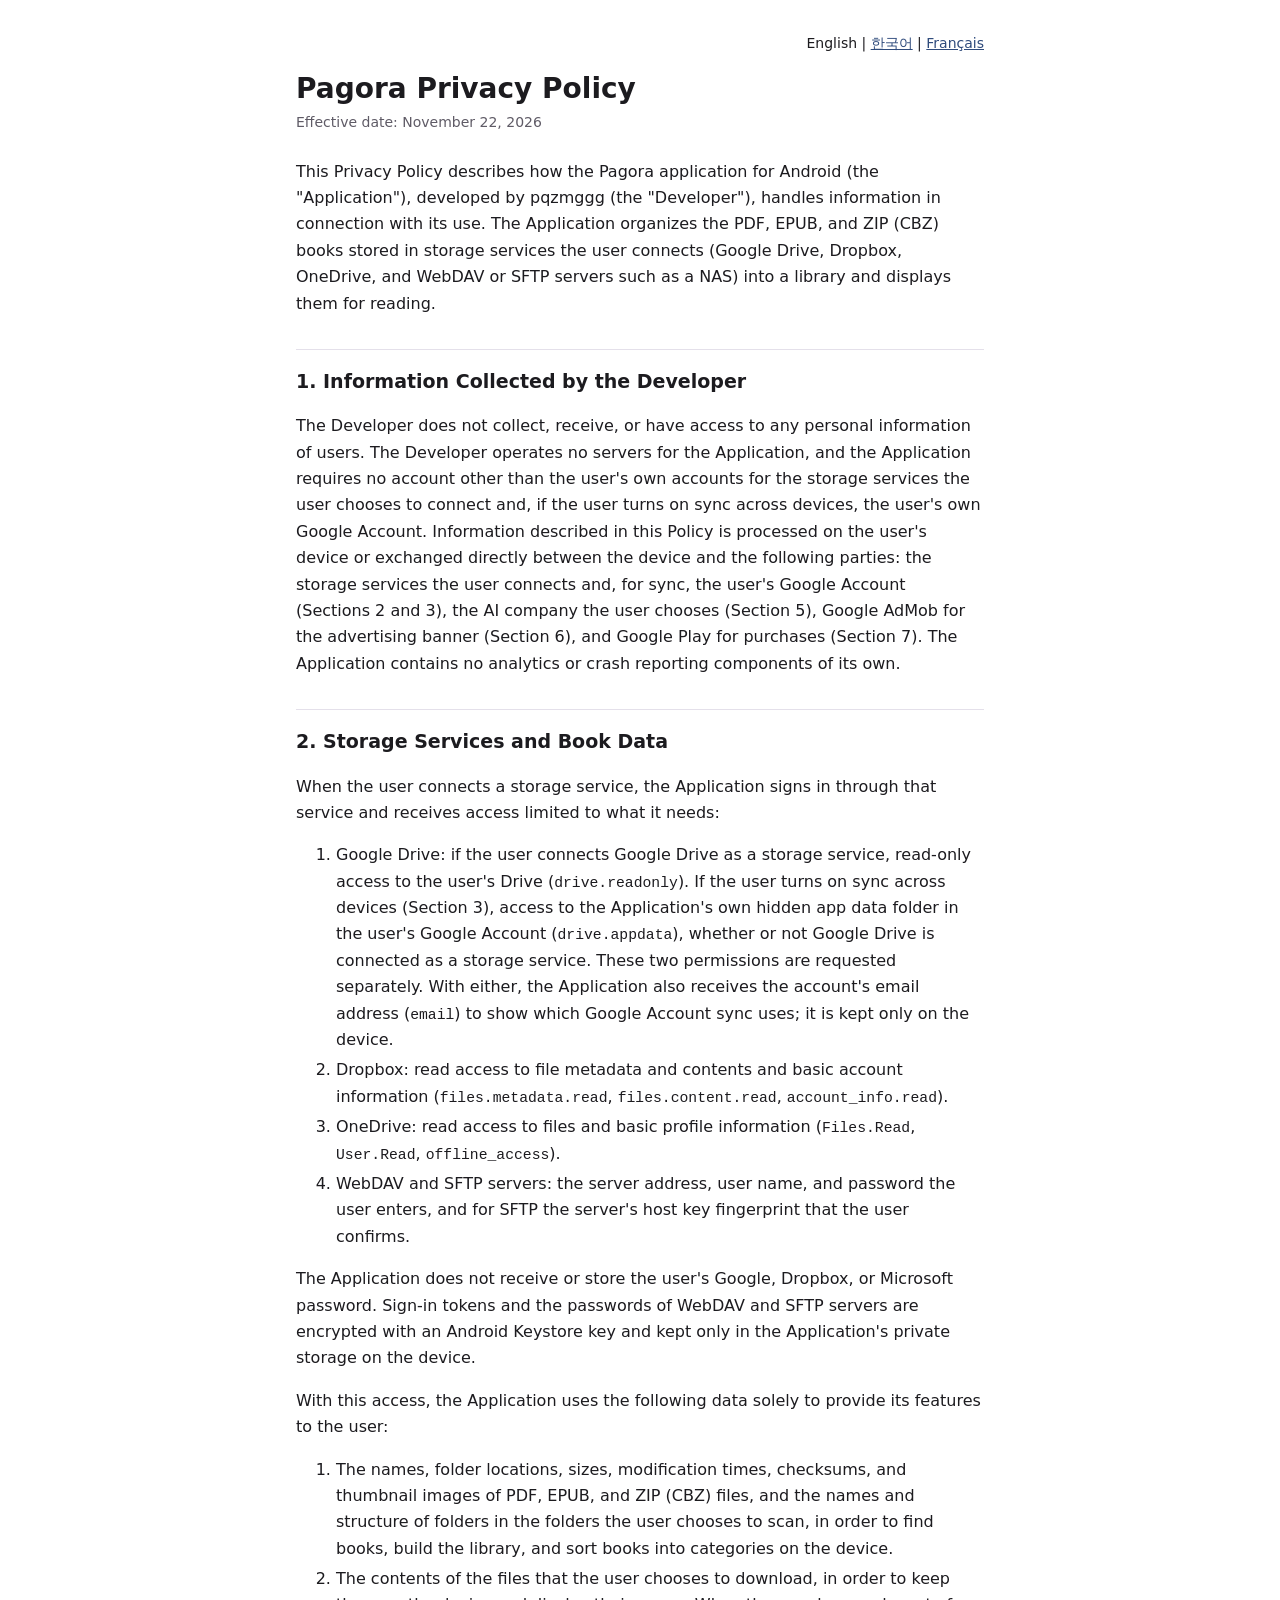
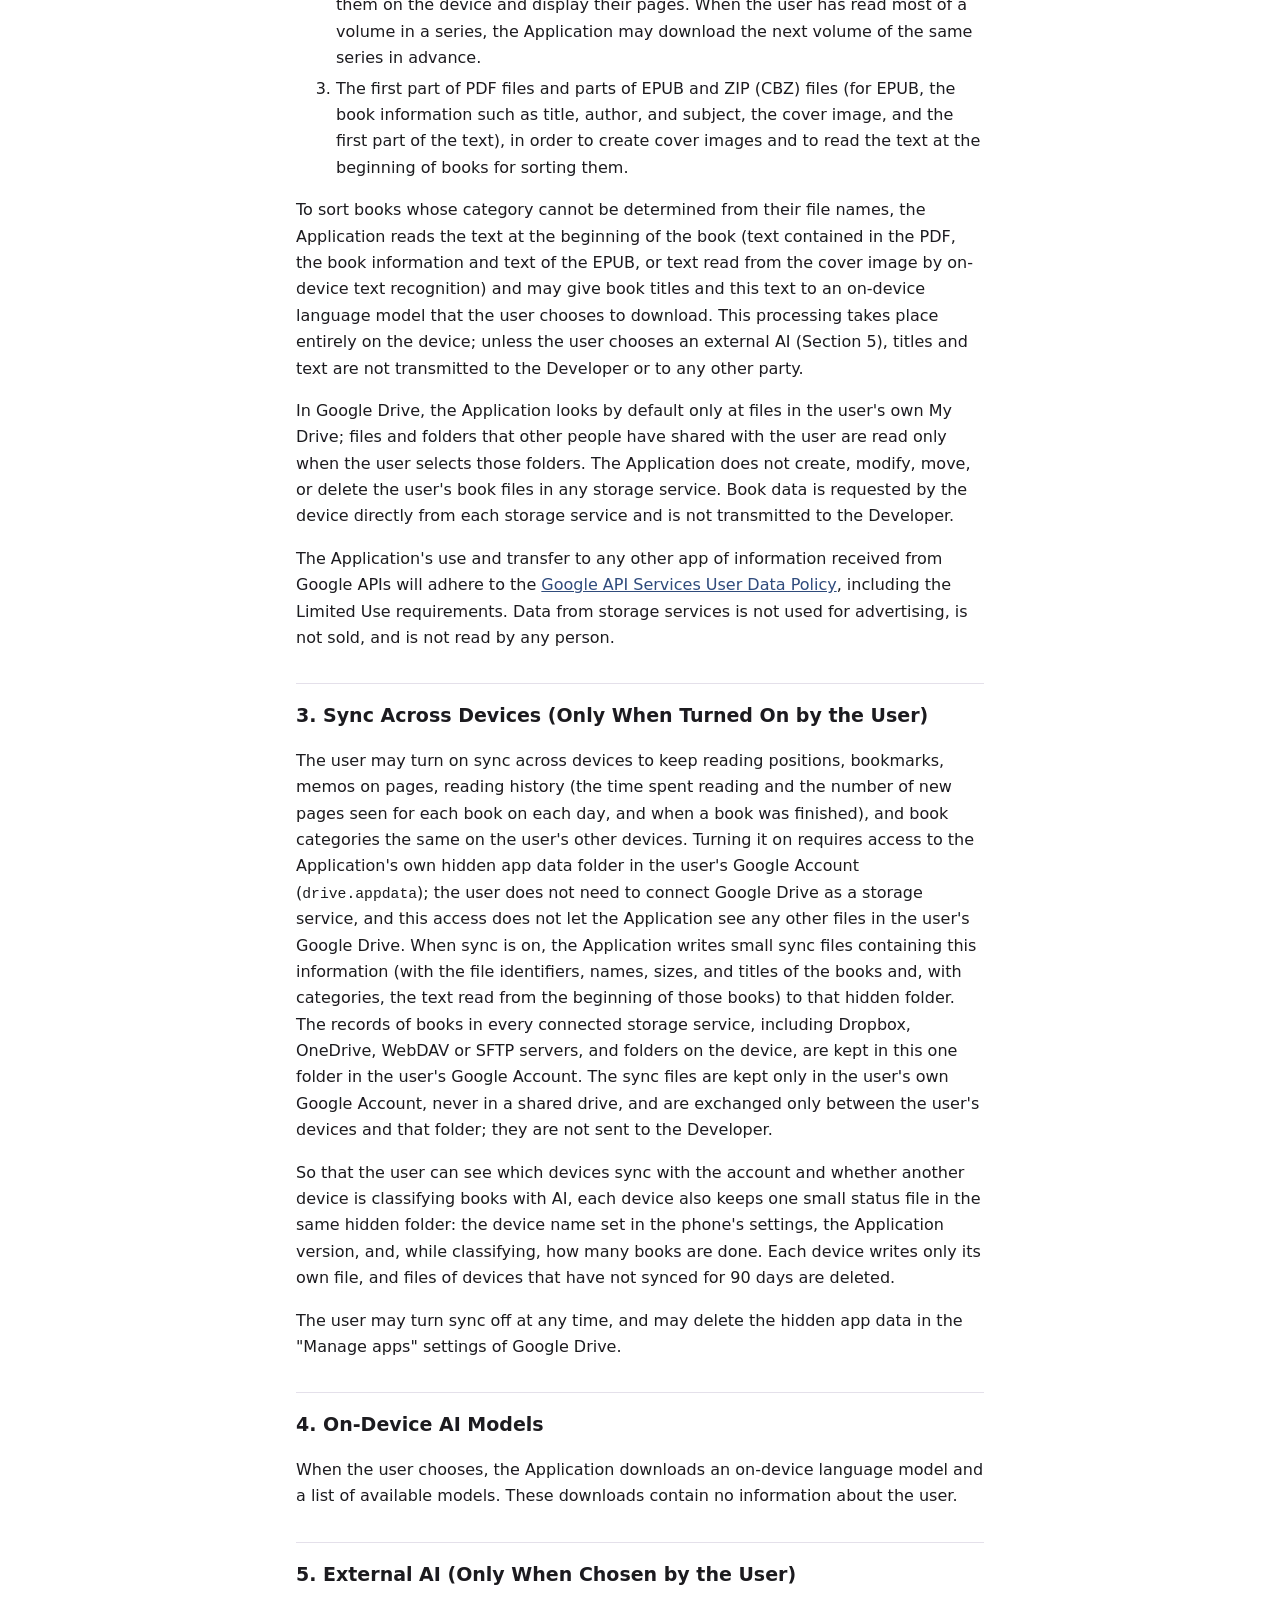
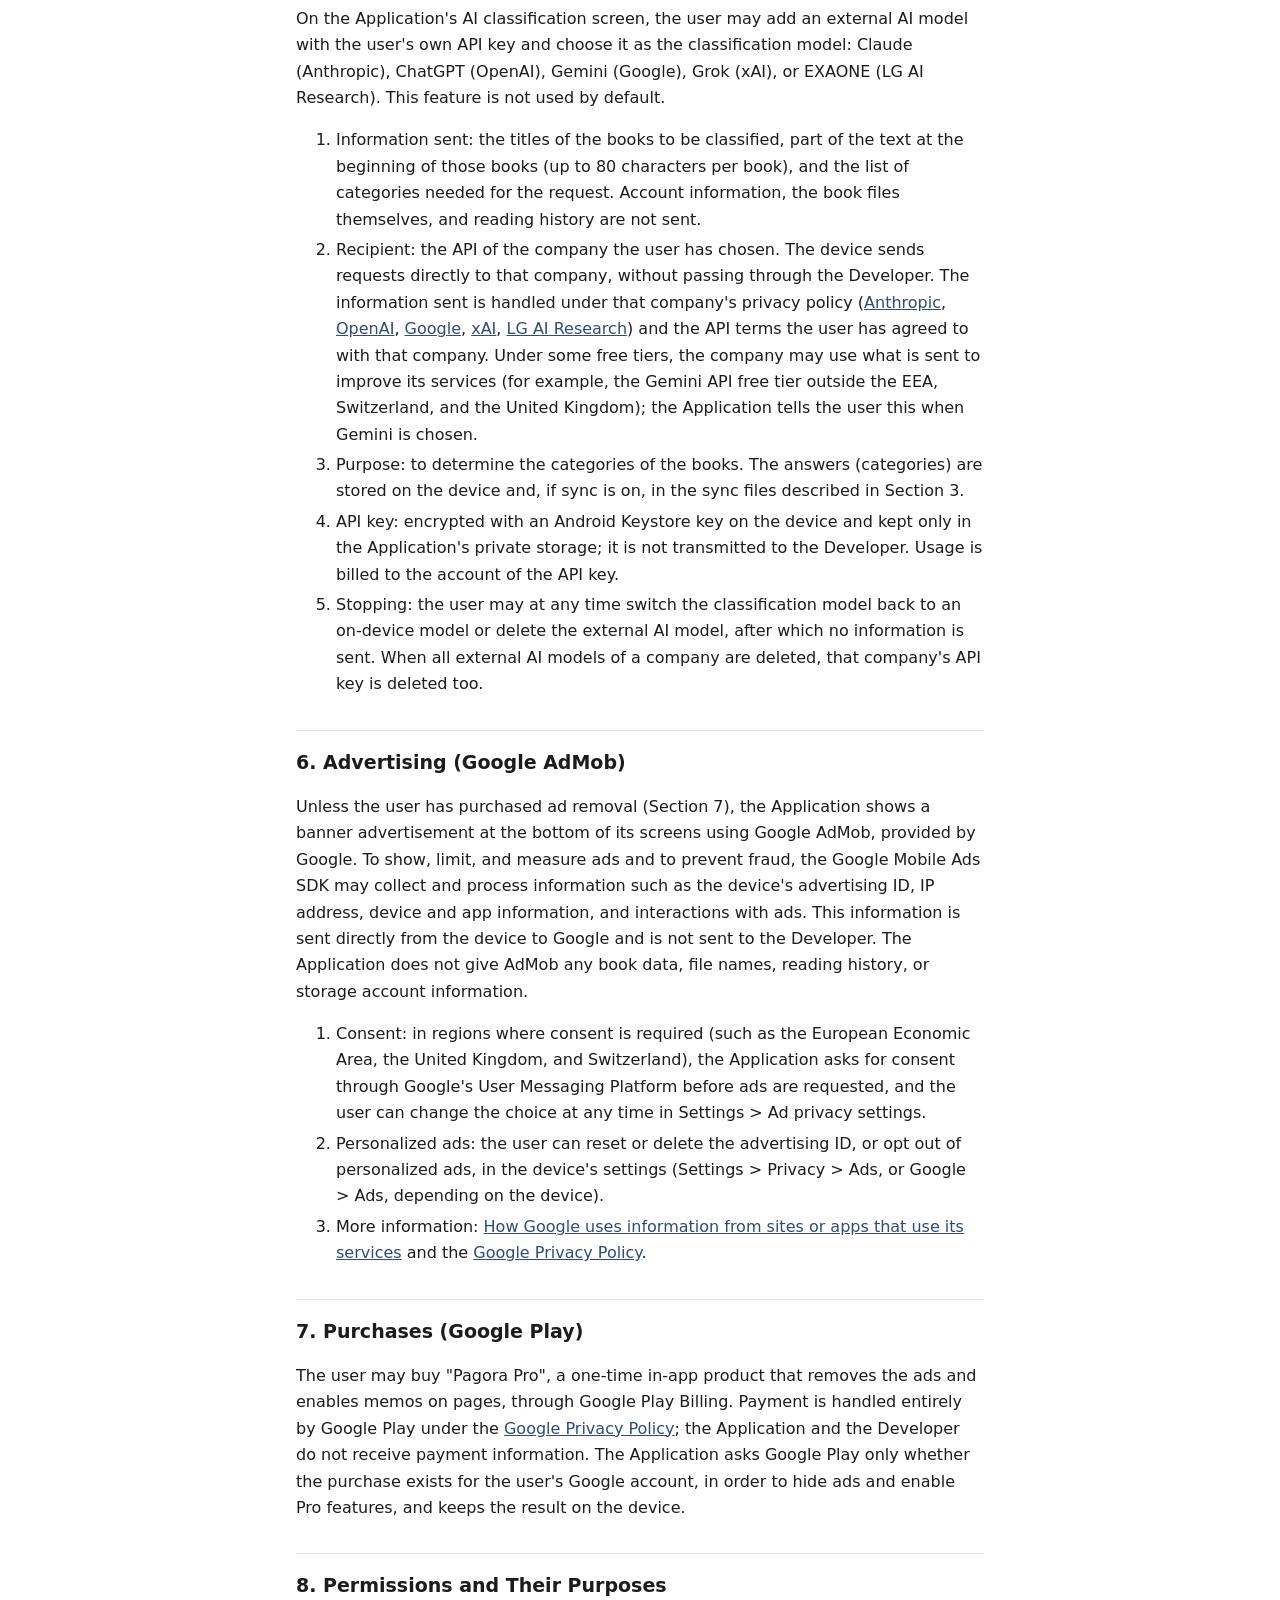
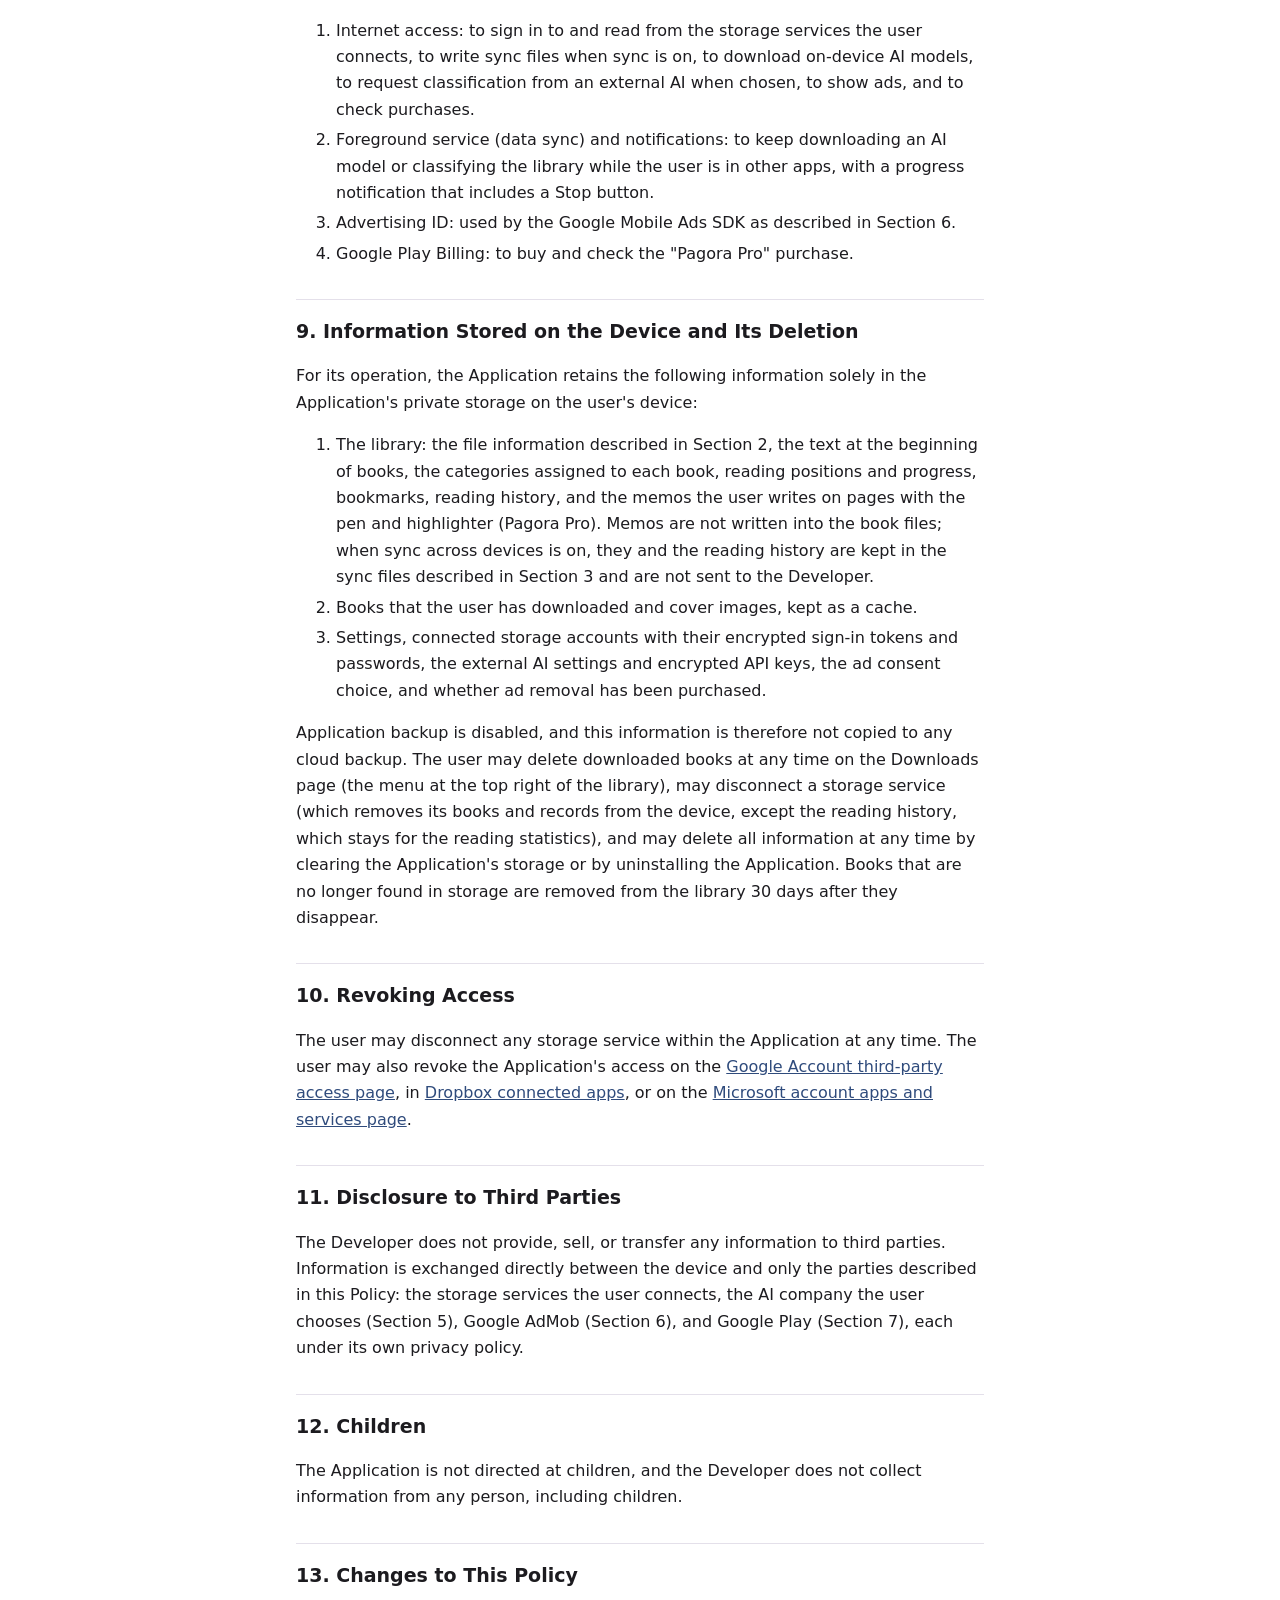
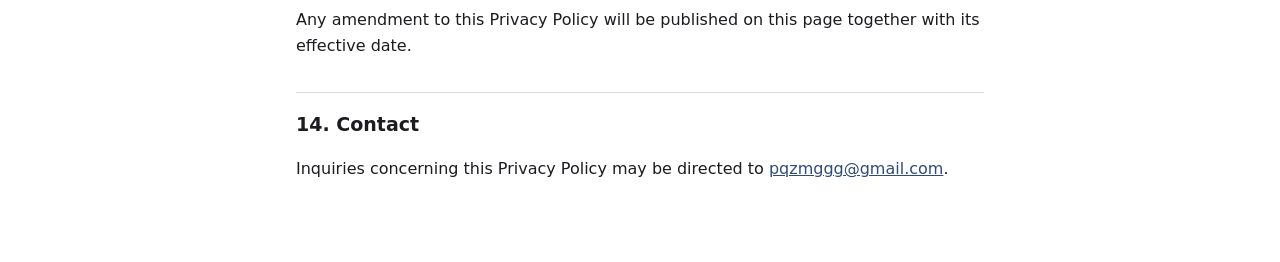
<file: index.html>
<!doctype html>
<html lang="en">
<head>
<meta charset="utf-8">
<meta name="viewport" content="width=device-width, initial-scale=1">
<title>Pagora Privacy Policy</title>
<link rel="stylesheet" href="style.css">
</head>
<body>
<main>
<nav>English | <a href="ko/" hreflang="ko">한국어</a> | <a href="fr/" hreflang="fr">Français</a></nav>
<h1>Pagora Privacy Policy</h1>
<p class="meta">Effective date: November 22, 2026</p>

<p>This Privacy Policy describes how the Pagora application for Android (the "Application"), developed by pqzmggg (the "Developer"), handles information in connection with its use. The Application organizes the PDF, EPUB, and ZIP (CBZ) books stored in storage services the user connects (Google Drive, Dropbox, OneDrive, and WebDAV or SFTP servers such as a NAS) into a library and displays them for reading.</p>

<h2>1. Information Collected by the Developer</h2>
<p>The Developer does not collect, receive, or have access to any personal information of users. The Developer operates no servers for the Application, and the Application requires no account other than the user's own accounts for the storage services the user chooses to connect and, if the user turns on sync across devices, the user's own Google Account. Information described in this Policy is processed on the user's device or exchanged directly between the device and the following parties: the storage services the user connects and, for sync, the user's Google Account (Sections 2 and 3), the AI company the user chooses (Section 5), Google AdMob for the advertising banner (Section 6), and Google Play for purchases (Section 7). The Application contains no analytics or crash reporting components of its own.</p>

<h2>2. Storage Services and Book Data</h2>
<p>When the user connects a storage service, the Application signs in through that service and receives access limited to what it needs:</p>
<ol>
<li>Google Drive: if the user connects Google Drive as a storage service, read-only access to the user's Drive (<code>drive.readonly</code>). If the user turns on sync across devices (Section 3), access to the Application's own hidden app data folder in the user's Google Account (<code>drive.appdata</code>), whether or not Google Drive is connected as a storage service. These two permissions are requested separately. With either, the Application also receives the account's email address (<code>email</code>) to show which Google Account sync uses; it is kept only on the device.</li>
<li>Dropbox: read access to file metadata and contents and basic account information (<code>files.metadata.read</code>, <code>files.content.read</code>, <code>account_info.read</code>).</li>
<li>OneDrive: read access to files and basic profile information (<code>Files.Read</code>, <code>User.Read</code>, <code>offline_access</code>).</li>
<li>WebDAV and SFTP servers: the server address, user name, and password the user enters, and for SFTP the server's host key fingerprint that the user confirms.</li>
</ol>
<p>The Application does not receive or store the user's Google, Dropbox, or Microsoft password. Sign-in tokens and the passwords of WebDAV and SFTP servers are encrypted with an Android Keystore key and kept only in the Application's private storage on the device.</p>
<p>With this access, the Application uses the following data solely to provide its features to the user:</p>
<ol>
<li>The names, folder locations, sizes, modification times, checksums, and thumbnail images of PDF, EPUB, and ZIP (CBZ) files, and the names and structure of folders in the folders the user chooses to scan, in order to find books, build the library, and sort books into categories on the device.</li>
<li>The contents of the files that the user chooses to download, in order to keep them on the device and display their pages. When the user has read most of a volume in a series, the Application may download the next volume of the same series in advance.</li>
<li>The first part of PDF files and parts of EPUB and ZIP (CBZ) files (for EPUB, the book information such as title, author, and subject, the cover image, and the first part of the text), in order to create cover images and to read the text at the beginning of books for sorting them.</li>
</ol>
<p>To sort books whose category cannot be determined from their file names, the Application reads the text at the beginning of the book (text contained in the PDF, the book information and text of the EPUB, or text read from the cover image by on-device text recognition) and may give book titles and this text to an on-device language model that the user chooses to download. This processing takes place entirely on the device; unless the user chooses an external AI (Section 5), titles and text are not transmitted to the Developer or to any other party.</p>
<p>In Google Drive, the Application looks by default only at files in the user's own My Drive; files and folders that other people have shared with the user are read only when the user selects those folders. The Application does not create, modify, move, or delete the user's book files in any storage service. Book data is requested by the device directly from each storage service and is not transmitted to the Developer.</p>
<p>The Application's use and transfer to any other app of information received from Google APIs will adhere to the <a href="https://developers.google.com/terms/api-services-user-data-policy">Google API Services User Data Policy</a>, including the Limited Use requirements. Data from storage services is not used for advertising, is not sold, and is not read by any person.</p>

<h2>3. Sync Across Devices (Only When Turned On by the User)</h2>
<p>The user may turn on sync across devices to keep reading positions, bookmarks, memos on pages, reading history (the time spent reading and the number of new pages seen for each book on each day, and when a book was finished), and book categories the same on the user's other devices. Turning it on requires access to the Application's own hidden app data folder in the user's Google Account (<code>drive.appdata</code>); the user does not need to connect Google Drive as a storage service, and this access does not let the Application see any other files in the user's Google Drive. When sync is on, the Application writes small sync files containing this information (with the file identifiers, names, sizes, and titles of the books and, with categories, the text read from the beginning of those books) to that hidden folder. The records of books in every connected storage service, including Dropbox, OneDrive, WebDAV or SFTP servers, and folders on the device, are kept in this one folder in the user's Google Account. The sync files are kept only in the user's own Google Account, never in a shared drive, and are exchanged only between the user's devices and that folder; they are not sent to the Developer.</p>
<p>So that the user can see which devices sync with the account and whether another device is classifying books with AI, each device also keeps one small status file in the same hidden folder: the device name set in the phone's settings, the Application version, and, while classifying, how many books are done. Each device writes only its own file, and files of devices that have not synced for 90 days are deleted.</p>
<p>The user may turn sync off at any time, and may delete the hidden app data in the "Manage apps" settings of Google Drive.</p>

<h2>4. On-Device AI Models</h2>
<p>When the user chooses, the Application downloads an on-device language model and a list of available models. These downloads contain no information about the user.</p>

<h2>5. External AI (Only When Chosen by the User)</h2>
<p>On the Application's AI classification screen, the user may add an external AI model with the user's own API key and choose it as the classification model: Claude (Anthropic), ChatGPT (OpenAI), Gemini (Google), Grok (xAI), or EXAONE (LG AI Research). This feature is not used by default.</p>
<ol>
<li>Information sent: the titles of the books to be classified, part of the text at the beginning of those books (up to 80 characters per book), and the list of categories needed for the request. Account information, the book files themselves, and reading history are not sent.</li>
<li>Recipient: the API of the company the user has chosen. The device sends requests directly to that company, without passing through the Developer. The information sent is handled under that company's privacy policy (<a href="https://www.anthropic.com/legal/privacy">Anthropic</a>, <a href="https://openai.com/policies/privacy-policy">OpenAI</a>, <a href="https://policies.google.com/privacy">Google</a>, <a href="https://x.ai/legal/privacy-policy">xAI</a>, <a href="https://www.lgresearch.ai/">LG AI Research</a>) and the API terms the user has agreed to with that company. Under some free tiers, the company may use what is sent to improve its services (for example, the Gemini API free tier outside the EEA, Switzerland, and the United Kingdom); the Application tells the user this when Gemini is chosen.</li>
<li>Purpose: to determine the categories of the books. The answers (categories) are stored on the device and, if sync is on, in the sync files described in Section 3.</li>
<li>API key: encrypted with an Android Keystore key on the device and kept only in the Application's private storage; it is not transmitted to the Developer. Usage is billed to the account of the API key.</li>
<li>Stopping: the user may at any time switch the classification model back to an on-device model or delete the external AI model, after which no information is sent. When all external AI models of a company are deleted, that company's API key is deleted too.</li>
</ol>

<h2>6. Advertising (Google AdMob)</h2>
<p>Unless the user has purchased ad removal (Section 7), the Application shows a banner advertisement at the bottom of its screens using Google AdMob, provided by Google. To show, limit, and measure ads and to prevent fraud, the Google Mobile Ads SDK may collect and process information such as the device's advertising ID, IP address, device and app information, and interactions with ads. This information is sent directly from the device to Google and is not sent to the Developer. The Application does not give AdMob any book data, file names, reading history, or storage account information.</p>
<ol>
<li>Consent: in regions where consent is required (such as the European Economic Area, the United Kingdom, and Switzerland), the Application asks for consent through Google's User Messaging Platform before ads are requested, and the user can change the choice at any time in Settings &gt; Ad privacy settings.</li>
<li>Personalized ads: the user can reset or delete the advertising ID, or opt out of personalized ads, in the device's settings (Settings &gt; Privacy &gt; Ads, or Google &gt; Ads, depending on the device).</li>
<li>More information: <a href="https://policies.google.com/technologies/partner-sites">How Google uses information from sites or apps that use its services</a> and the <a href="https://policies.google.com/privacy">Google Privacy Policy</a>.</li>
</ol>

<h2>7. Purchases (Google Play)</h2>
<p>The user may buy "Pagora Pro", a one-time in-app product that removes the ads and enables memos on pages, through Google Play Billing. Payment is handled entirely by Google Play under the <a href="https://policies.google.com/privacy">Google Privacy Policy</a>; the Application and the Developer do not receive payment information. The Application asks Google Play only whether the purchase exists for the user's Google account, in order to hide ads and enable Pro features, and keeps the result on the device.</p>

<h2>8. Permissions and Their Purposes</h2>
<ol>
<li>Internet access: to sign in to and read from the storage services the user connects, to write sync files when sync is on, to download on-device AI models, to request classification from an external AI when chosen, to show ads, and to check purchases.</li>
<li>Foreground service (data sync) and notifications: to keep downloading an AI model or classifying the library while the user is in other apps, with a progress notification that includes a Stop button.</li>
<li>Advertising ID: used by the Google Mobile Ads SDK as described in Section 6.</li>
<li>Google Play Billing: to buy and check the "Pagora Pro" purchase.</li>
</ol>

<h2>9. Information Stored on the Device and Its Deletion</h2>
<p>For its operation, the Application retains the following information solely in the Application's private storage on the user's device:</p>
<ol>
<li>The library: the file information described in Section 2, the text at the beginning of books, the categories assigned to each book, reading positions and progress, bookmarks, reading history, and the memos the user writes on pages with the pen and highlighter (Pagora Pro). Memos are not written into the book files; when sync across devices is on, they and the reading history are kept in the sync files described in Section 3 and are not sent to the Developer.</li>
<li>Books that the user has downloaded and cover images, kept as a cache.</li>
<li>Settings, connected storage accounts with their encrypted sign-in tokens and passwords, the external AI settings and encrypted API keys, the ad consent choice, and whether ad removal has been purchased.</li>
</ol>
<p>Application backup is disabled, and this information is therefore not copied to any cloud backup. The user may delete downloaded books at any time on the Downloads page (the menu at the top right of the library), may disconnect a storage service (which removes its books and records from the device, except the reading history, which stays for the reading statistics), and may delete all information at any time by clearing the Application's storage or by uninstalling the Application. Books that are no longer found in storage are removed from the library 30 days after they disappear.</p>

<h2>10. Revoking Access</h2>
<p>The user may disconnect any storage service within the Application at any time. The user may also revoke the Application's access on the <a href="https://myaccount.google.com/permissions">Google Account third-party access page</a>, in <a href="https://www.dropbox.com/account/connected_apps">Dropbox connected apps</a>, or on the <a href="https://account.live.com/consent/Manage">Microsoft account apps and services page</a>.</p>

<h2>11. Disclosure to Third Parties</h2>
<p>The Developer does not provide, sell, or transfer any information to third parties. Information is exchanged directly between the device and only the parties described in this Policy: the storage services the user connects, the AI company the user chooses (Section 5), Google AdMob (Section 6), and Google Play (Section 7), each under its own privacy policy.</p>

<h2>12. Children</h2>
<p>The Application is not directed at children, and the Developer does not collect information from any person, including children.</p>

<h2>13. Changes to This Policy</h2>
<p>Any amendment to this Privacy Policy will be published on this page together with its effective date.</p>

<h2>14. Contact</h2>
<p>Inquiries concerning this Privacy Policy may be directed to <a href="mailto:pqzmggg@gmail.com">pqzmggg@gmail.com</a>.</p>
</main>
</body>
</html>
</file>
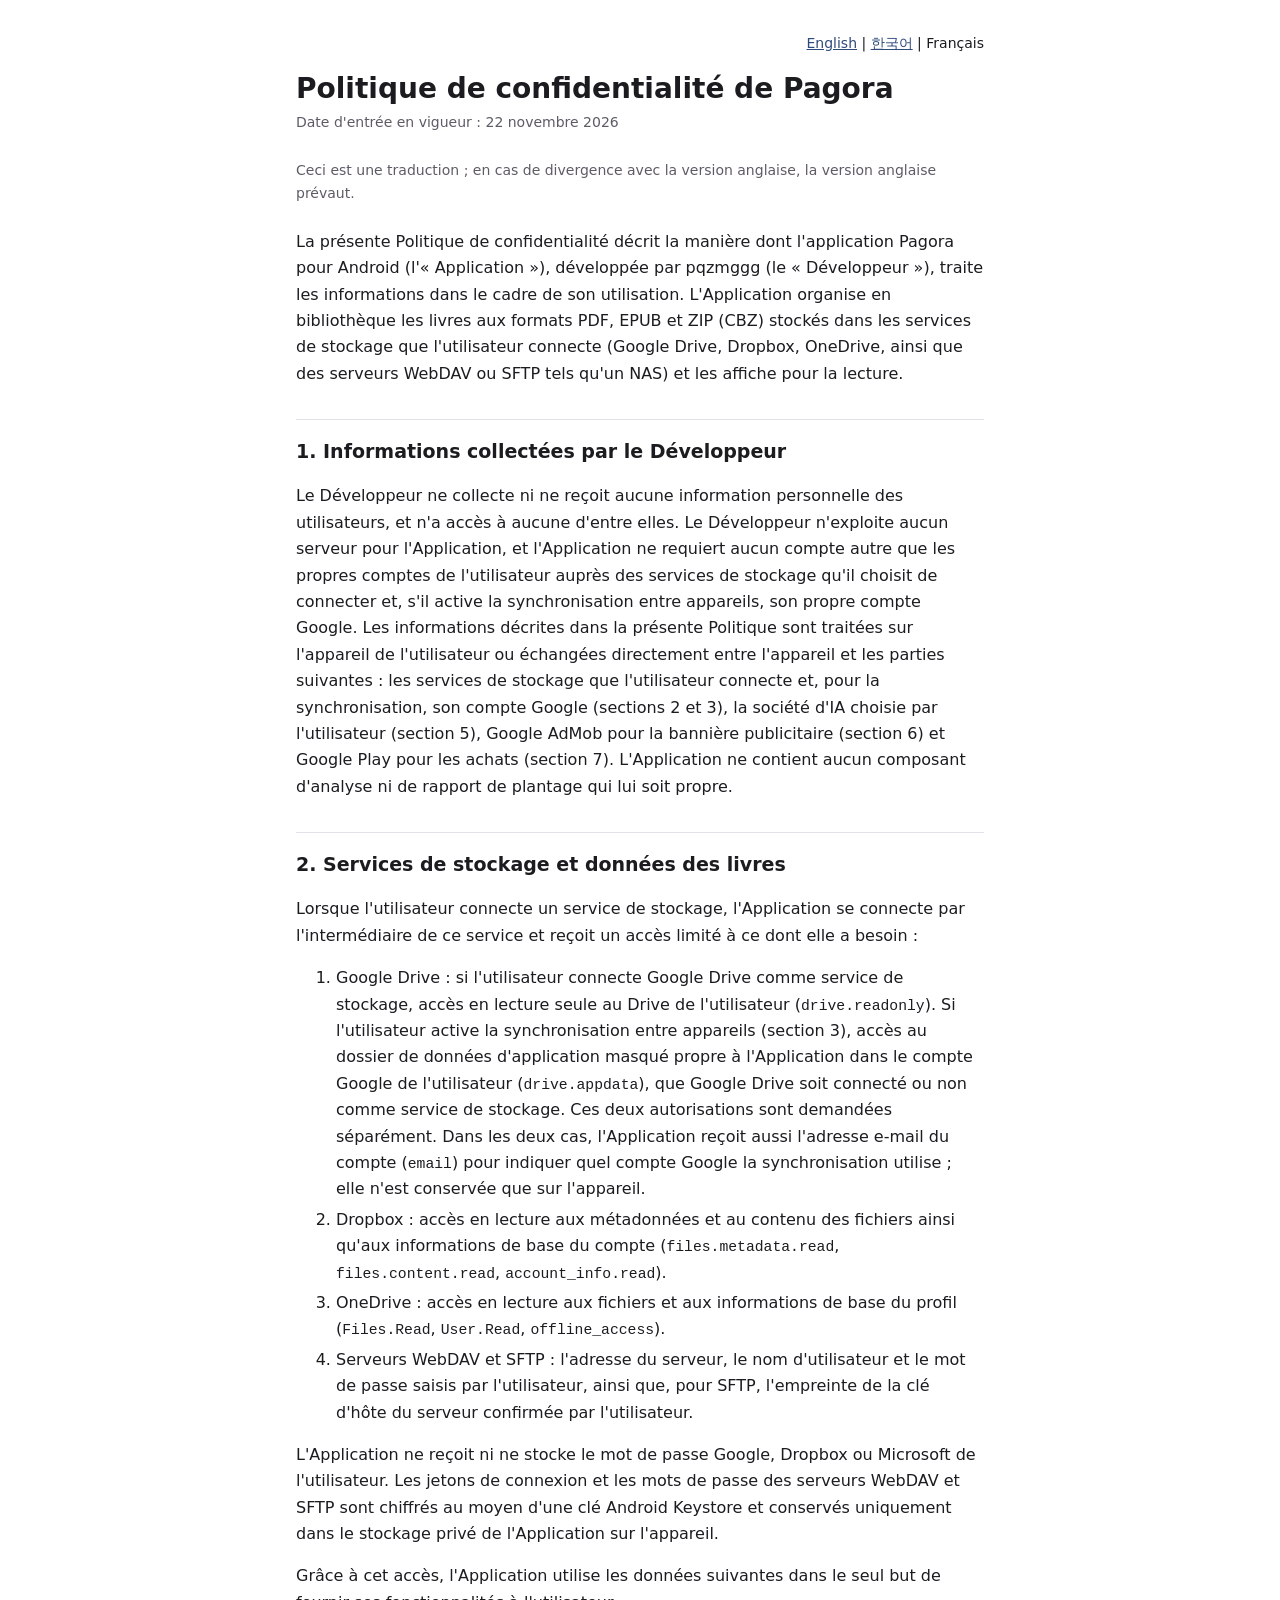
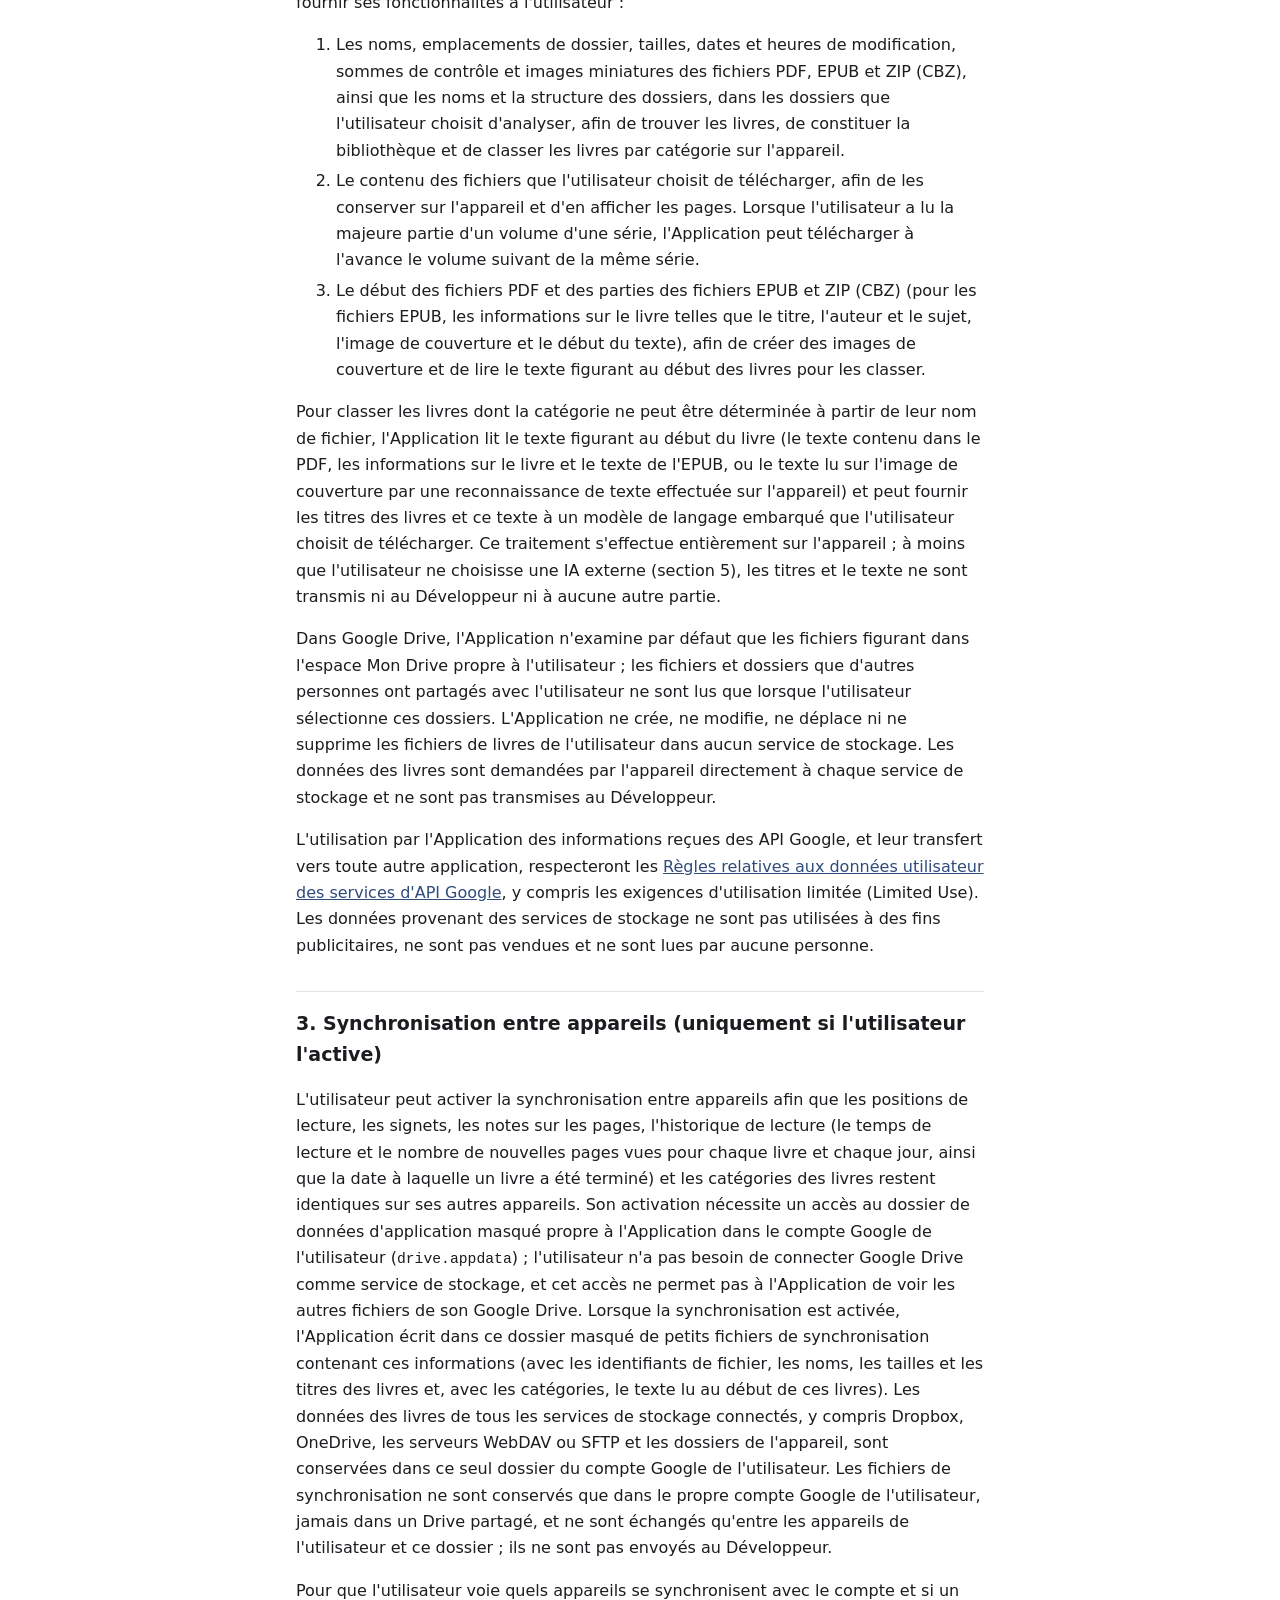
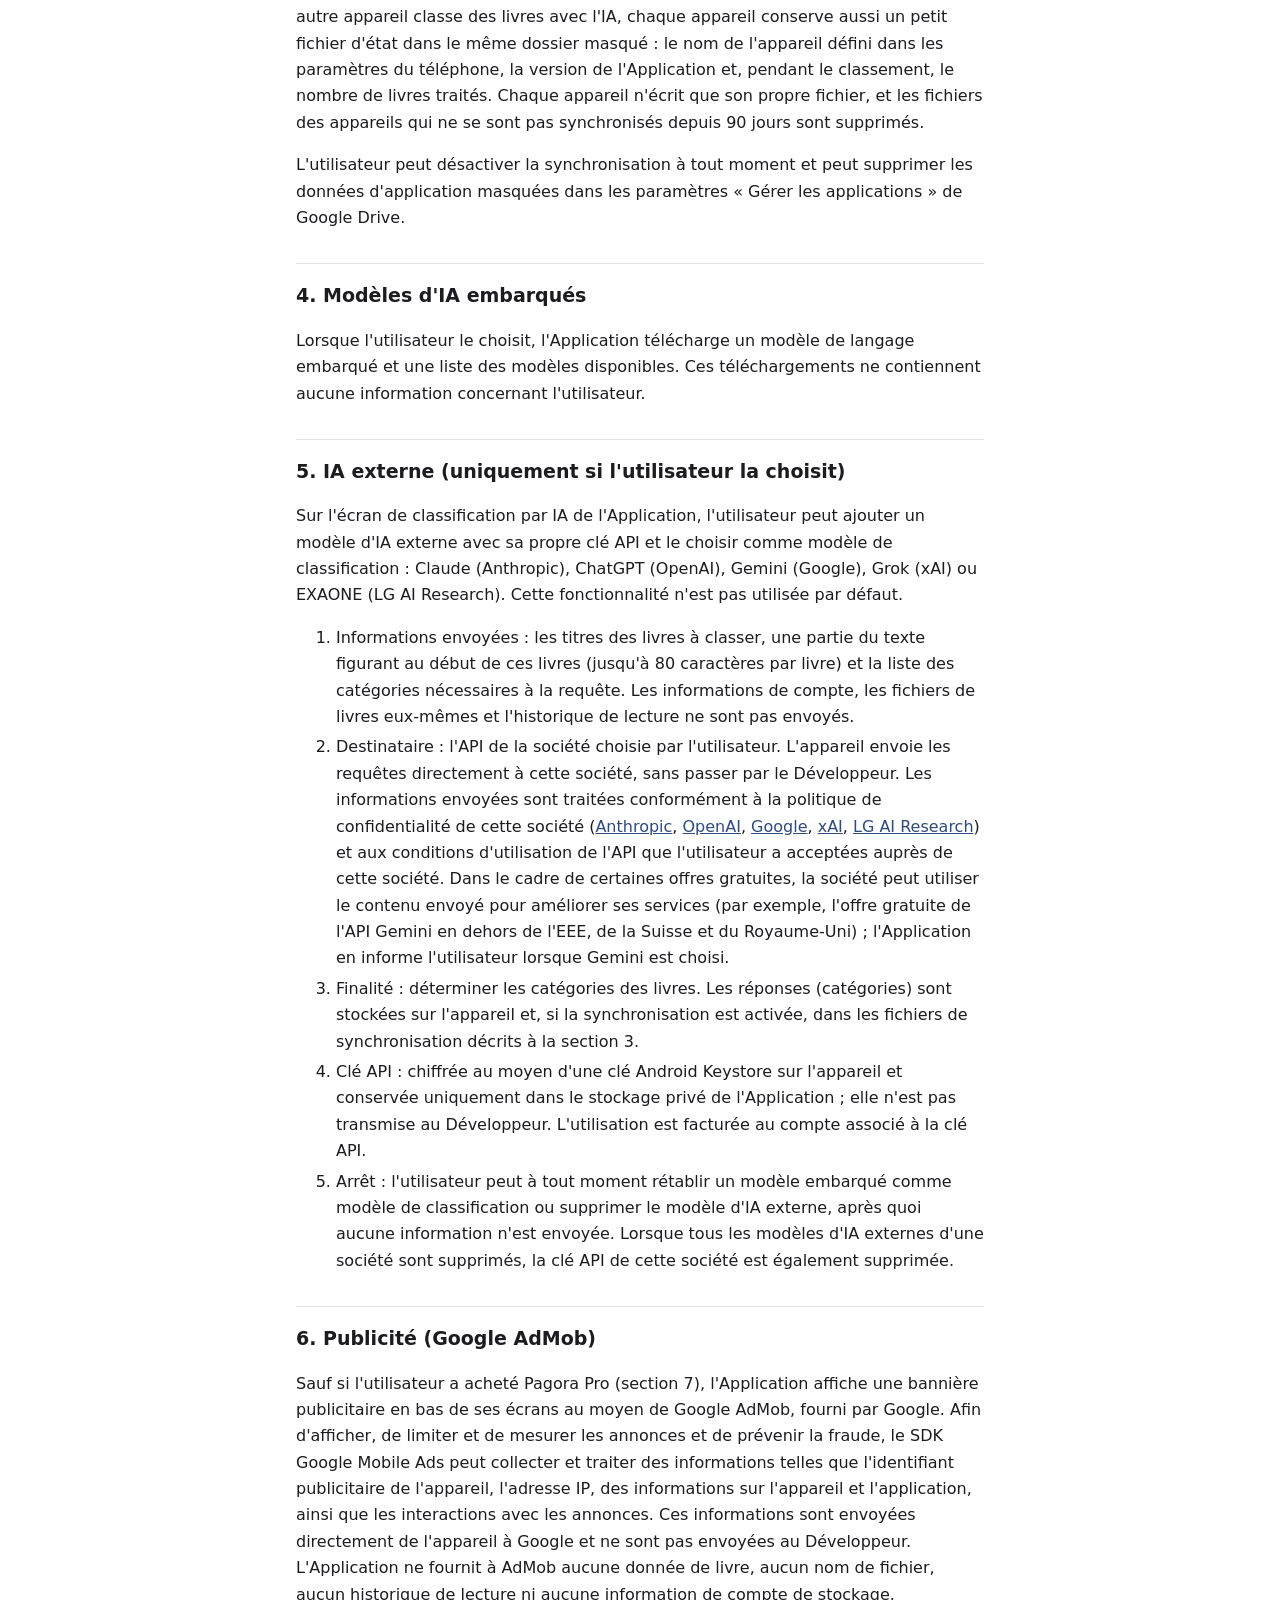
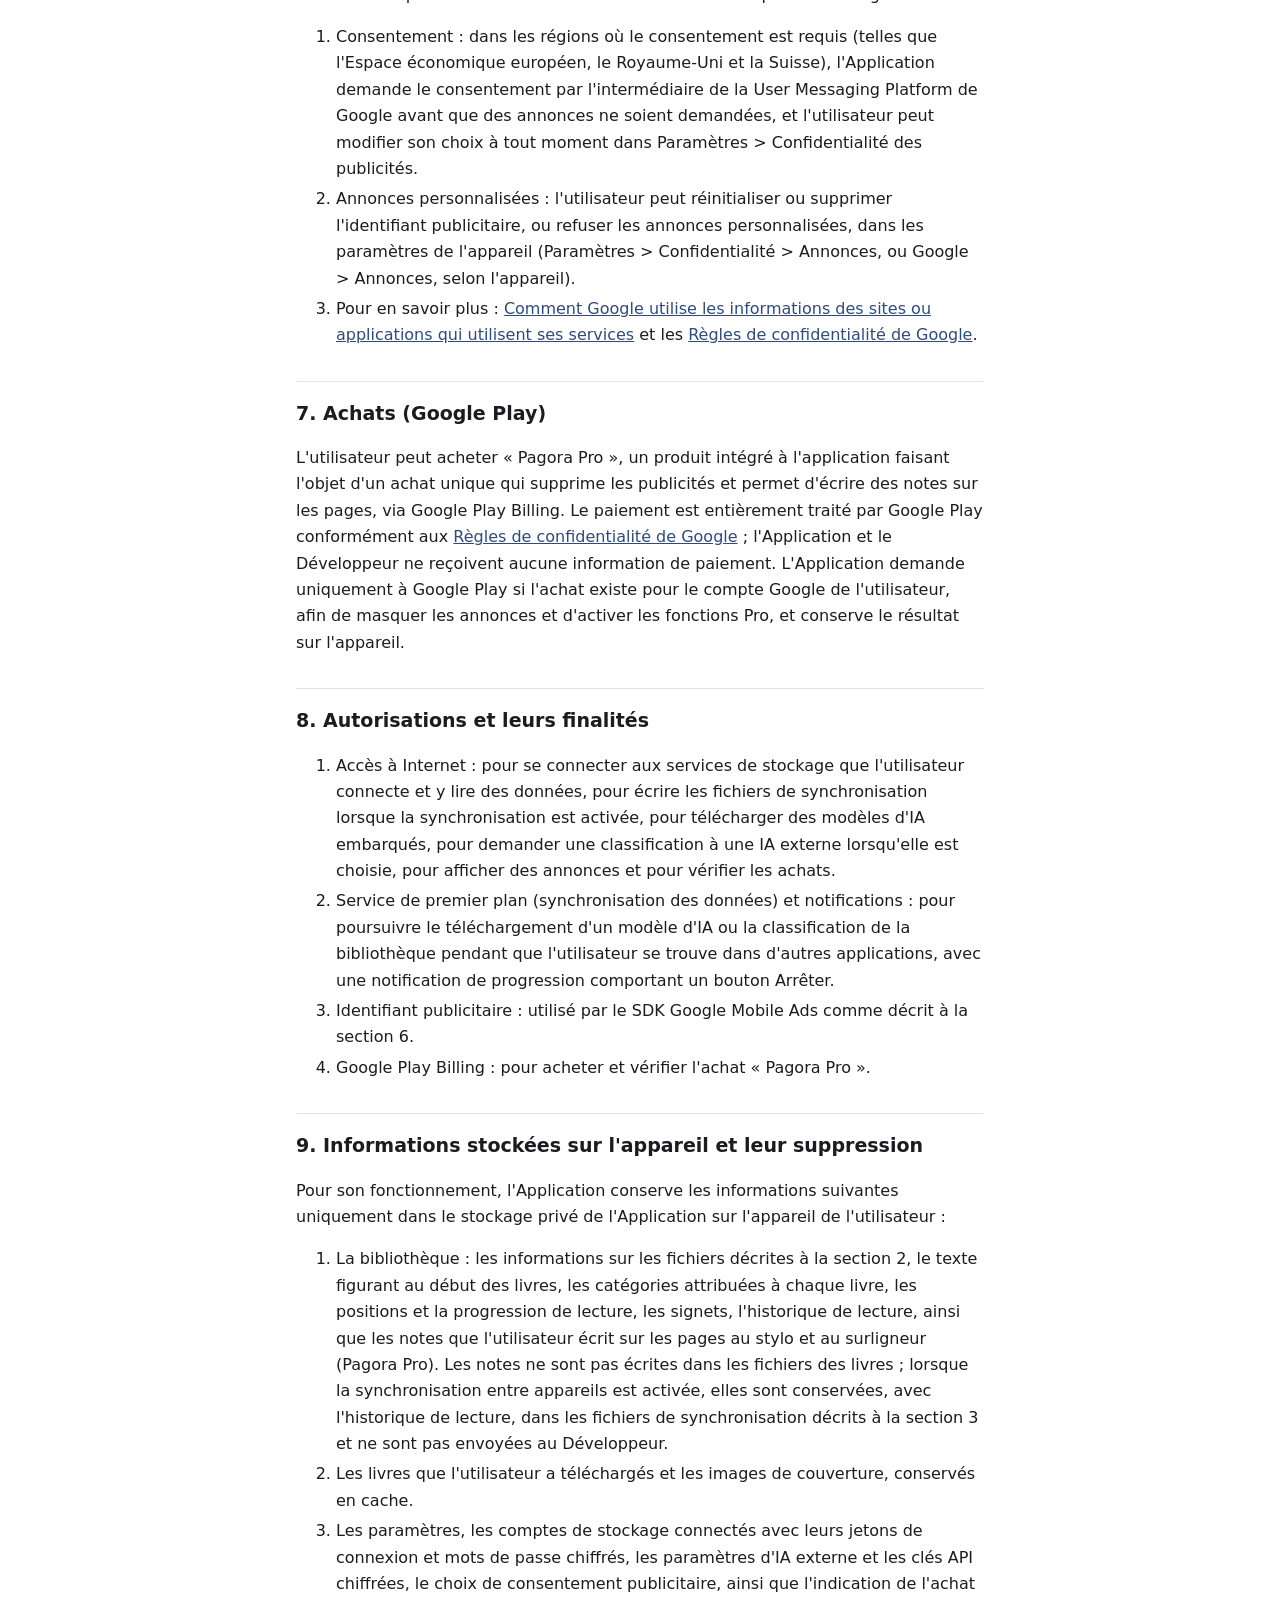
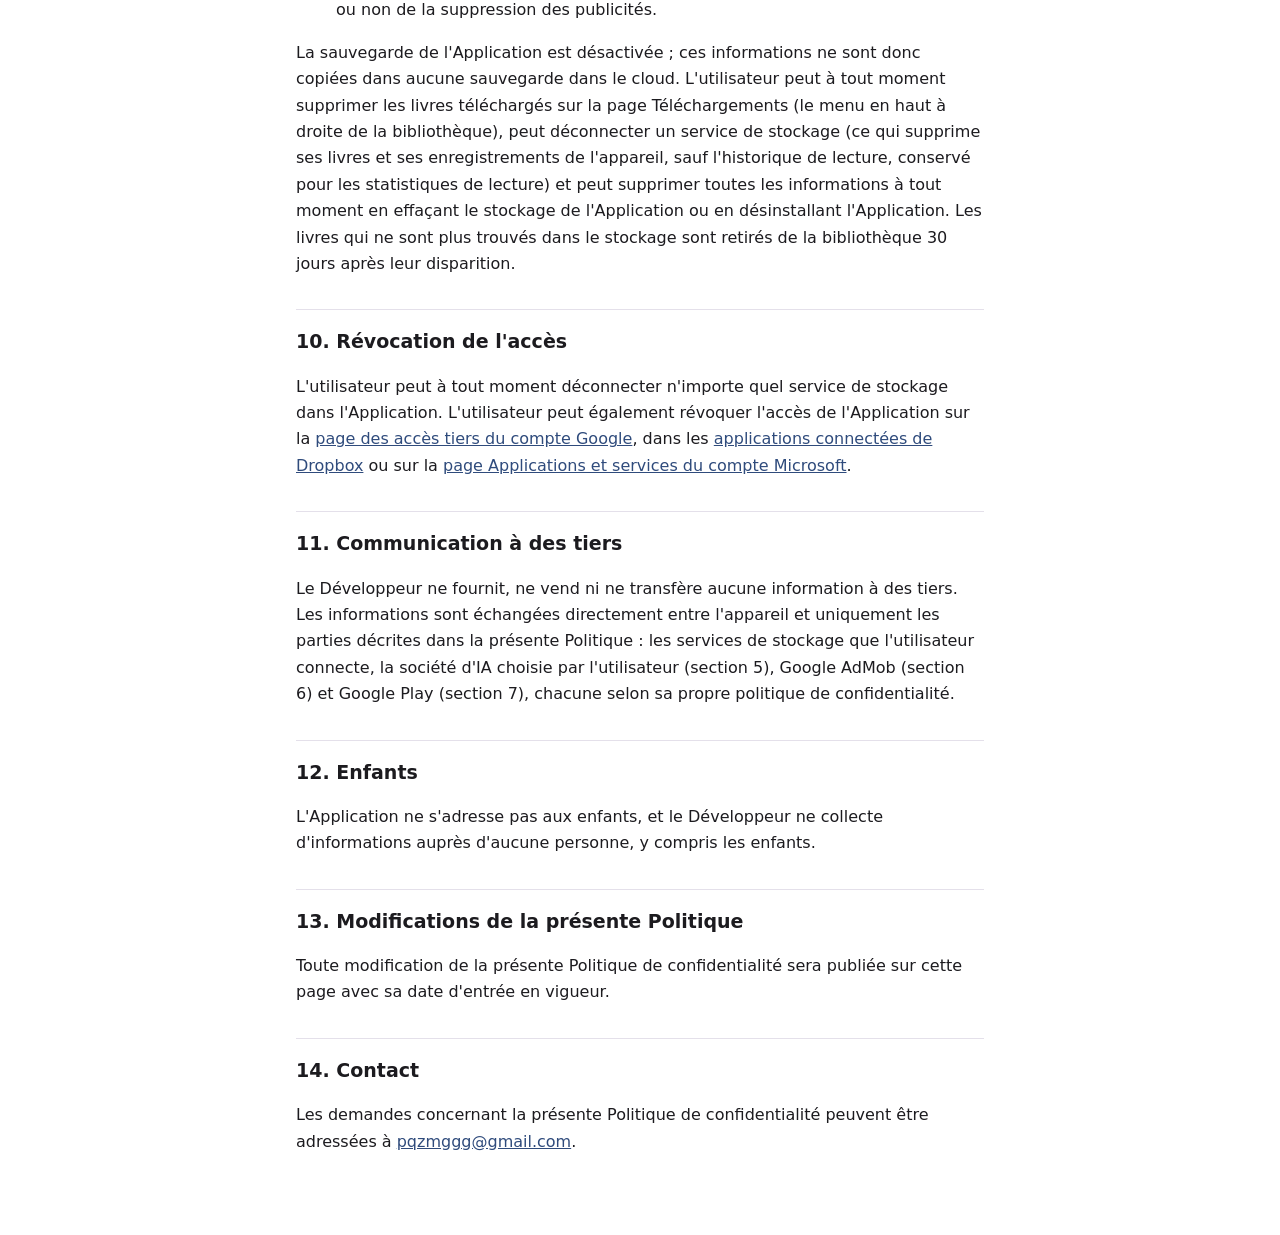
<file: fr/index.html>
<!doctype html>
<html lang="fr">
<head>
<meta charset="utf-8">
<meta name="viewport" content="width=device-width, initial-scale=1">
<title>Politique de confidentialité de Pagora</title>
<link rel="stylesheet" href="../style.css">
</head>
<body>
<main>
<nav><a href="../" hreflang="en">English</a> | <a href="../ko/" hreflang="ko">한국어</a> | Français</nav>
<h1>Politique de confidentialité de Pagora</h1>
<p class="meta">Date d'entrée en vigueur : 22 novembre 2026</p>
<p class="meta">Ceci est une traduction ; en cas de divergence avec la version anglaise, la version anglaise prévaut.</p>

<p>La présente Politique de confidentialité décrit la manière dont l'application Pagora pour Android (l'« Application »), développée par pqzmggg (le « Développeur »), traite les informations dans le cadre de son utilisation. L'Application organise en bibliothèque les livres aux formats PDF, EPUB et ZIP (CBZ) stockés dans les services de stockage que l'utilisateur connecte (Google Drive, Dropbox, OneDrive, ainsi que des serveurs WebDAV ou SFTP tels qu'un NAS) et les affiche pour la lecture.</p>

<h2>1. Informations collectées par le Développeur</h2>
<p>Le Développeur ne collecte ni ne reçoit aucune information personnelle des utilisateurs, et n'a accès à aucune d'entre elles. Le Développeur n'exploite aucun serveur pour l'Application, et l'Application ne requiert aucun compte autre que les propres comptes de l'utilisateur auprès des services de stockage qu'il choisit de connecter et, s'il active la synchronisation entre appareils, son propre compte Google. Les informations décrites dans la présente Politique sont traitées sur l'appareil de l'utilisateur ou échangées directement entre l'appareil et les parties suivantes : les services de stockage que l'utilisateur connecte et, pour la synchronisation, son compte Google (sections 2 et 3), la société d'IA choisie par l'utilisateur (section 5), Google AdMob pour la bannière publicitaire (section 6) et Google Play pour les achats (section 7). L'Application ne contient aucun composant d'analyse ni de rapport de plantage qui lui soit propre.</p>

<h2>2. Services de stockage et données des livres</h2>
<p>Lorsque l'utilisateur connecte un service de stockage, l'Application se connecte par l'intermédiaire de ce service et reçoit un accès limité à ce dont elle a besoin :</p>
<ol>
<li>Google Drive : si l'utilisateur connecte Google Drive comme service de stockage, accès en lecture seule au Drive de l'utilisateur (<code>drive.readonly</code>). Si l'utilisateur active la synchronisation entre appareils (section 3), accès au dossier de données d'application masqué propre à l'Application dans le compte Google de l'utilisateur (<code>drive.appdata</code>), que Google Drive soit connecté ou non comme service de stockage. Ces deux autorisations sont demandées séparément. Dans les deux cas, l'Application reçoit aussi l'adresse e-mail du compte (<code>email</code>) pour indiquer quel compte Google la synchronisation utilise ; elle n'est conservée que sur l'appareil.</li>
<li>Dropbox : accès en lecture aux métadonnées et au contenu des fichiers ainsi qu'aux informations de base du compte (<code>files.metadata.read</code>, <code>files.content.read</code>, <code>account_info.read</code>).</li>
<li>OneDrive : accès en lecture aux fichiers et aux informations de base du profil (<code>Files.Read</code>, <code>User.Read</code>, <code>offline_access</code>).</li>
<li>Serveurs WebDAV et SFTP : l'adresse du serveur, le nom d'utilisateur et le mot de passe saisis par l'utilisateur, ainsi que, pour SFTP, l'empreinte de la clé d'hôte du serveur confirmée par l'utilisateur.</li>
</ol>
<p>L'Application ne reçoit ni ne stocke le mot de passe Google, Dropbox ou Microsoft de l'utilisateur. Les jetons de connexion et les mots de passe des serveurs WebDAV et SFTP sont chiffrés au moyen d'une clé Android Keystore et conservés uniquement dans le stockage privé de l'Application sur l'appareil.</p>
<p>Grâce à cet accès, l'Application utilise les données suivantes dans le seul but de fournir ses fonctionnalités à l'utilisateur :</p>
<ol>
<li>Les noms, emplacements de dossier, tailles, dates et heures de modification, sommes de contrôle et images miniatures des fichiers PDF, EPUB et ZIP (CBZ), ainsi que les noms et la structure des dossiers, dans les dossiers que l'utilisateur choisit d'analyser, afin de trouver les livres, de constituer la bibliothèque et de classer les livres par catégorie sur l'appareil.</li>
<li>Le contenu des fichiers que l'utilisateur choisit de télécharger, afin de les conserver sur l'appareil et d'en afficher les pages. Lorsque l'utilisateur a lu la majeure partie d'un volume d'une série, l'Application peut télécharger à l'avance le volume suivant de la même série.</li>
<li>Le début des fichiers PDF et des parties des fichiers EPUB et ZIP (CBZ) (pour les fichiers EPUB, les informations sur le livre telles que le titre, l'auteur et le sujet, l'image de couverture et le début du texte), afin de créer des images de couverture et de lire le texte figurant au début des livres pour les classer.</li>
</ol>
<p>Pour classer les livres dont la catégorie ne peut être déterminée à partir de leur nom de fichier, l'Application lit le texte figurant au début du livre (le texte contenu dans le PDF, les informations sur le livre et le texte de l'EPUB, ou le texte lu sur l'image de couverture par une reconnaissance de texte effectuée sur l'appareil) et peut fournir les titres des livres et ce texte à un modèle de langage embarqué que l'utilisateur choisit de télécharger. Ce traitement s'effectue entièrement sur l'appareil ; à moins que l'utilisateur ne choisisse une IA externe (section 5), les titres et le texte ne sont transmis ni au Développeur ni à aucune autre partie.</p>
<p>Dans Google Drive, l'Application n'examine par défaut que les fichiers figurant dans l'espace Mon Drive propre à l'utilisateur ; les fichiers et dossiers que d'autres personnes ont partagés avec l'utilisateur ne sont lus que lorsque l'utilisateur sélectionne ces dossiers. L'Application ne crée, ne modifie, ne déplace ni ne supprime les fichiers de livres de l'utilisateur dans aucun service de stockage. Les données des livres sont demandées par l'appareil directement à chaque service de stockage et ne sont pas transmises au Développeur.</p>
<p>L'utilisation par l'Application des informations reçues des API Google, et leur transfert vers toute autre application, respecteront les <a href="https://developers.google.com/terms/api-services-user-data-policy">Règles relatives aux données utilisateur des services d'API Google</a>, y compris les exigences d'utilisation limitée (Limited Use). Les données provenant des services de stockage ne sont pas utilisées à des fins publicitaires, ne sont pas vendues et ne sont lues par aucune personne.</p>

<h2>3. Synchronisation entre appareils (uniquement si l'utilisateur l'active)</h2>
<p>L'utilisateur peut activer la synchronisation entre appareils afin que les positions de lecture, les signets, les notes sur les pages, l'historique de lecture (le temps de lecture et le nombre de nouvelles pages vues pour chaque livre et chaque jour, ainsi que la date à laquelle un livre a été terminé) et les catégories des livres restent identiques sur ses autres appareils. Son activation nécessite un accès au dossier de données d'application masqué propre à l'Application dans le compte Google de l'utilisateur (<code>drive.appdata</code>) ; l'utilisateur n'a pas besoin de connecter Google Drive comme service de stockage, et cet accès ne permet pas à l'Application de voir les autres fichiers de son Google Drive. Lorsque la synchronisation est activée, l'Application écrit dans ce dossier masqué de petits fichiers de synchronisation contenant ces informations (avec les identifiants de fichier, les noms, les tailles et les titres des livres et, avec les catégories, le texte lu au début de ces livres). Les données des livres de tous les services de stockage connectés, y compris Dropbox, OneDrive, les serveurs WebDAV ou SFTP et les dossiers de l'appareil, sont conservées dans ce seul dossier du compte Google de l'utilisateur. Les fichiers de synchronisation ne sont conservés que dans le propre compte Google de l'utilisateur, jamais dans un Drive partagé, et ne sont échangés qu'entre les appareils de l'utilisateur et ce dossier ; ils ne sont pas envoyés au Développeur.</p>
<p>Pour que l'utilisateur voie quels appareils se synchronisent avec le compte et si un autre appareil classe des livres avec l'IA, chaque appareil conserve aussi un petit fichier d'état dans le même dossier masqué : le nom de l'appareil défini dans les paramètres du téléphone, la version de l'Application et, pendant le classement, le nombre de livres traités. Chaque appareil n'écrit que son propre fichier, et les fichiers des appareils qui ne se sont pas synchronisés depuis 90 jours sont supprimés.</p>
<p>L'utilisateur peut désactiver la synchronisation à tout moment et peut supprimer les données d'application masquées dans les paramètres « Gérer les applications » de Google Drive.</p>

<h2>4. Modèles d'IA embarqués</h2>
<p>Lorsque l'utilisateur le choisit, l'Application télécharge un modèle de langage embarqué et une liste des modèles disponibles. Ces téléchargements ne contiennent aucune information concernant l'utilisateur.</p>

<h2>5. IA externe (uniquement si l'utilisateur la choisit)</h2>
<p>Sur l'écran de classification par IA de l'Application, l'utilisateur peut ajouter un modèle d'IA externe avec sa propre clé API et le choisir comme modèle de classification : Claude (Anthropic), ChatGPT (OpenAI), Gemini (Google), Grok (xAI) ou EXAONE (LG AI Research). Cette fonctionnalité n'est pas utilisée par défaut.</p>
<ol>
<li>Informations envoyées : les titres des livres à classer, une partie du texte figurant au début de ces livres (jusqu'à 80 caractères par livre) et la liste des catégories nécessaires à la requête. Les informations de compte, les fichiers de livres eux-mêmes et l'historique de lecture ne sont pas envoyés.</li>
<li>Destinataire : l'API de la société choisie par l'utilisateur. L'appareil envoie les requêtes directement à cette société, sans passer par le Développeur. Les informations envoyées sont traitées conformément à la politique de confidentialité de cette société (<a href="https://www.anthropic.com/legal/privacy">Anthropic</a>, <a href="https://openai.com/policies/privacy-policy">OpenAI</a>, <a href="https://policies.google.com/privacy">Google</a>, <a href="https://x.ai/legal/privacy-policy">xAI</a>, <a href="https://www.lgresearch.ai/">LG AI Research</a>) et aux conditions d'utilisation de l'API que l'utilisateur a acceptées auprès de cette société. Dans le cadre de certaines offres gratuites, la société peut utiliser le contenu envoyé pour améliorer ses services (par exemple, l'offre gratuite de l'API Gemini en dehors de l'EEE, de la Suisse et du Royaume-Uni) ; l'Application en informe l'utilisateur lorsque Gemini est choisi.</li>
<li>Finalité : déterminer les catégories des livres. Les réponses (catégories) sont stockées sur l'appareil et, si la synchronisation est activée, dans les fichiers de synchronisation décrits à la section 3.</li>
<li>Clé API : chiffrée au moyen d'une clé Android Keystore sur l'appareil et conservée uniquement dans le stockage privé de l'Application ; elle n'est pas transmise au Développeur. L'utilisation est facturée au compte associé à la clé API.</li>
<li>Arrêt : l'utilisateur peut à tout moment rétablir un modèle embarqué comme modèle de classification ou supprimer le modèle d'IA externe, après quoi aucune information n'est envoyée. Lorsque tous les modèles d'IA externes d'une société sont supprimés, la clé API de cette société est également supprimée.</li>
</ol>

<h2>6. Publicité (Google AdMob)</h2>
<p>Sauf si l'utilisateur a acheté Pagora Pro (section 7), l'Application affiche une bannière publicitaire en bas de ses écrans au moyen de Google AdMob, fourni par Google. Afin d'afficher, de limiter et de mesurer les annonces et de prévenir la fraude, le SDK Google Mobile Ads peut collecter et traiter des informations telles que l'identifiant publicitaire de l'appareil, l'adresse IP, des informations sur l'appareil et l'application, ainsi que les interactions avec les annonces. Ces informations sont envoyées directement de l'appareil à Google et ne sont pas envoyées au Développeur. L'Application ne fournit à AdMob aucune donnée de livre, aucun nom de fichier, aucun historique de lecture ni aucune information de compte de stockage.</p>
<ol>
<li>Consentement : dans les régions où le consentement est requis (telles que l'Espace économique européen, le Royaume-Uni et la Suisse), l'Application demande le consentement par l'intermédiaire de la User Messaging Platform de Google avant que des annonces ne soient demandées, et l'utilisateur peut modifier son choix à tout moment dans Paramètres &gt; Confidentialité des publicités.</li>
<li>Annonces personnalisées : l'utilisateur peut réinitialiser ou supprimer l'identifiant publicitaire, ou refuser les annonces personnalisées, dans les paramètres de l'appareil (Paramètres &gt; Confidentialité &gt; Annonces, ou Google &gt; Annonces, selon l'appareil).</li>
<li>Pour en savoir plus : <a href="https://policies.google.com/technologies/partner-sites">Comment Google utilise les informations des sites ou applications qui utilisent ses services</a> et les <a href="https://policies.google.com/privacy">Règles de confidentialité de Google</a>.</li>
</ol>

<h2>7. Achats (Google Play)</h2>
<p>L'utilisateur peut acheter « Pagora Pro », un produit intégré à l'application faisant l'objet d'un achat unique qui supprime les publicités et permet d'écrire des notes sur les pages, via Google Play Billing. Le paiement est entièrement traité par Google Play conformément aux <a href="https://policies.google.com/privacy">Règles de confidentialité de Google</a> ; l'Application et le Développeur ne reçoivent aucune information de paiement. L'Application demande uniquement à Google Play si l'achat existe pour le compte Google de l'utilisateur, afin de masquer les annonces et d'activer les fonctions Pro, et conserve le résultat sur l'appareil.</p>

<h2>8. Autorisations et leurs finalités</h2>
<ol>
<li>Accès à Internet : pour se connecter aux services de stockage que l'utilisateur connecte et y lire des données, pour écrire les fichiers de synchronisation lorsque la synchronisation est activée, pour télécharger des modèles d'IA embarqués, pour demander une classification à une IA externe lorsqu'elle est choisie, pour afficher des annonces et pour vérifier les achats.</li>
<li>Service de premier plan (synchronisation des données) et notifications : pour poursuivre le téléchargement d'un modèle d'IA ou la classification de la bibliothèque pendant que l'utilisateur se trouve dans d'autres applications, avec une notification de progression comportant un bouton Arrêter.</li>
<li>Identifiant publicitaire : utilisé par le SDK Google Mobile Ads comme décrit à la section 6.</li>
<li>Google Play Billing : pour acheter et vérifier l'achat « Pagora Pro ».</li>
</ol>

<h2>9. Informations stockées sur l'appareil et leur suppression</h2>
<p>Pour son fonctionnement, l'Application conserve les informations suivantes uniquement dans le stockage privé de l'Application sur l'appareil de l'utilisateur :</p>
<ol>
<li>La bibliothèque : les informations sur les fichiers décrites à la section 2, le texte figurant au début des livres, les catégories attribuées à chaque livre, les positions et la progression de lecture, les signets, l'historique de lecture, ainsi que les notes que l'utilisateur écrit sur les pages au stylo et au surligneur (Pagora Pro). Les notes ne sont pas écrites dans les fichiers des livres ; lorsque la synchronisation entre appareils est activée, elles sont conservées, avec l'historique de lecture, dans les fichiers de synchronisation décrits à la section 3 et ne sont pas envoyées au Développeur.</li>
<li>Les livres que l'utilisateur a téléchargés et les images de couverture, conservés en cache.</li>
<li>Les paramètres, les comptes de stockage connectés avec leurs jetons de connexion et mots de passe chiffrés, les paramètres d'IA externe et les clés API chiffrées, le choix de consentement publicitaire, ainsi que l'indication de l'achat ou non de la suppression des publicités.</li>
</ol>
<p>La sauvegarde de l'Application est désactivée ; ces informations ne sont donc copiées dans aucune sauvegarde dans le cloud. L'utilisateur peut à tout moment supprimer les livres téléchargés sur la page Téléchargements (le menu en haut à droite de la bibliothèque), peut déconnecter un service de stockage (ce qui supprime ses livres et ses enregistrements de l'appareil, sauf l'historique de lecture, conservé pour les statistiques de lecture) et peut supprimer toutes les informations à tout moment en effaçant le stockage de l'Application ou en désinstallant l'Application. Les livres qui ne sont plus trouvés dans le stockage sont retirés de la bibliothèque 30 jours après leur disparition.</p>

<h2>10. Révocation de l'accès</h2>
<p>L'utilisateur peut à tout moment déconnecter n'importe quel service de stockage dans l'Application. L'utilisateur peut également révoquer l'accès de l'Application sur la <a href="https://myaccount.google.com/permissions">page des accès tiers du compte Google</a>, dans les <a href="https://www.dropbox.com/account/connected_apps">applications connectées de Dropbox</a> ou sur la <a href="https://account.live.com/consent/Manage">page Applications et services du compte Microsoft</a>.</p>

<h2>11. Communication à des tiers</h2>
<p>Le Développeur ne fournit, ne vend ni ne transfère aucune information à des tiers. Les informations sont échangées directement entre l'appareil et uniquement les parties décrites dans la présente Politique : les services de stockage que l'utilisateur connecte, la société d'IA choisie par l'utilisateur (section 5), Google AdMob (section 6) et Google Play (section 7), chacune selon sa propre politique de confidentialité.</p>

<h2>12. Enfants</h2>
<p>L'Application ne s'adresse pas aux enfants, et le Développeur ne collecte d'informations auprès d'aucune personne, y compris les enfants.</p>

<h2>13. Modifications de la présente Politique</h2>
<p>Toute modification de la présente Politique de confidentialité sera publiée sur cette page avec sa date d'entrée en vigueur.</p>

<h2>14. Contact</h2>
<p>Les demandes concernant la présente Politique de confidentialité peuvent être adressées à <a href="mailto:pqzmggg@gmail.com">pqzmggg@gmail.com</a>.</p>
</main>
</body>
</html>
</file>
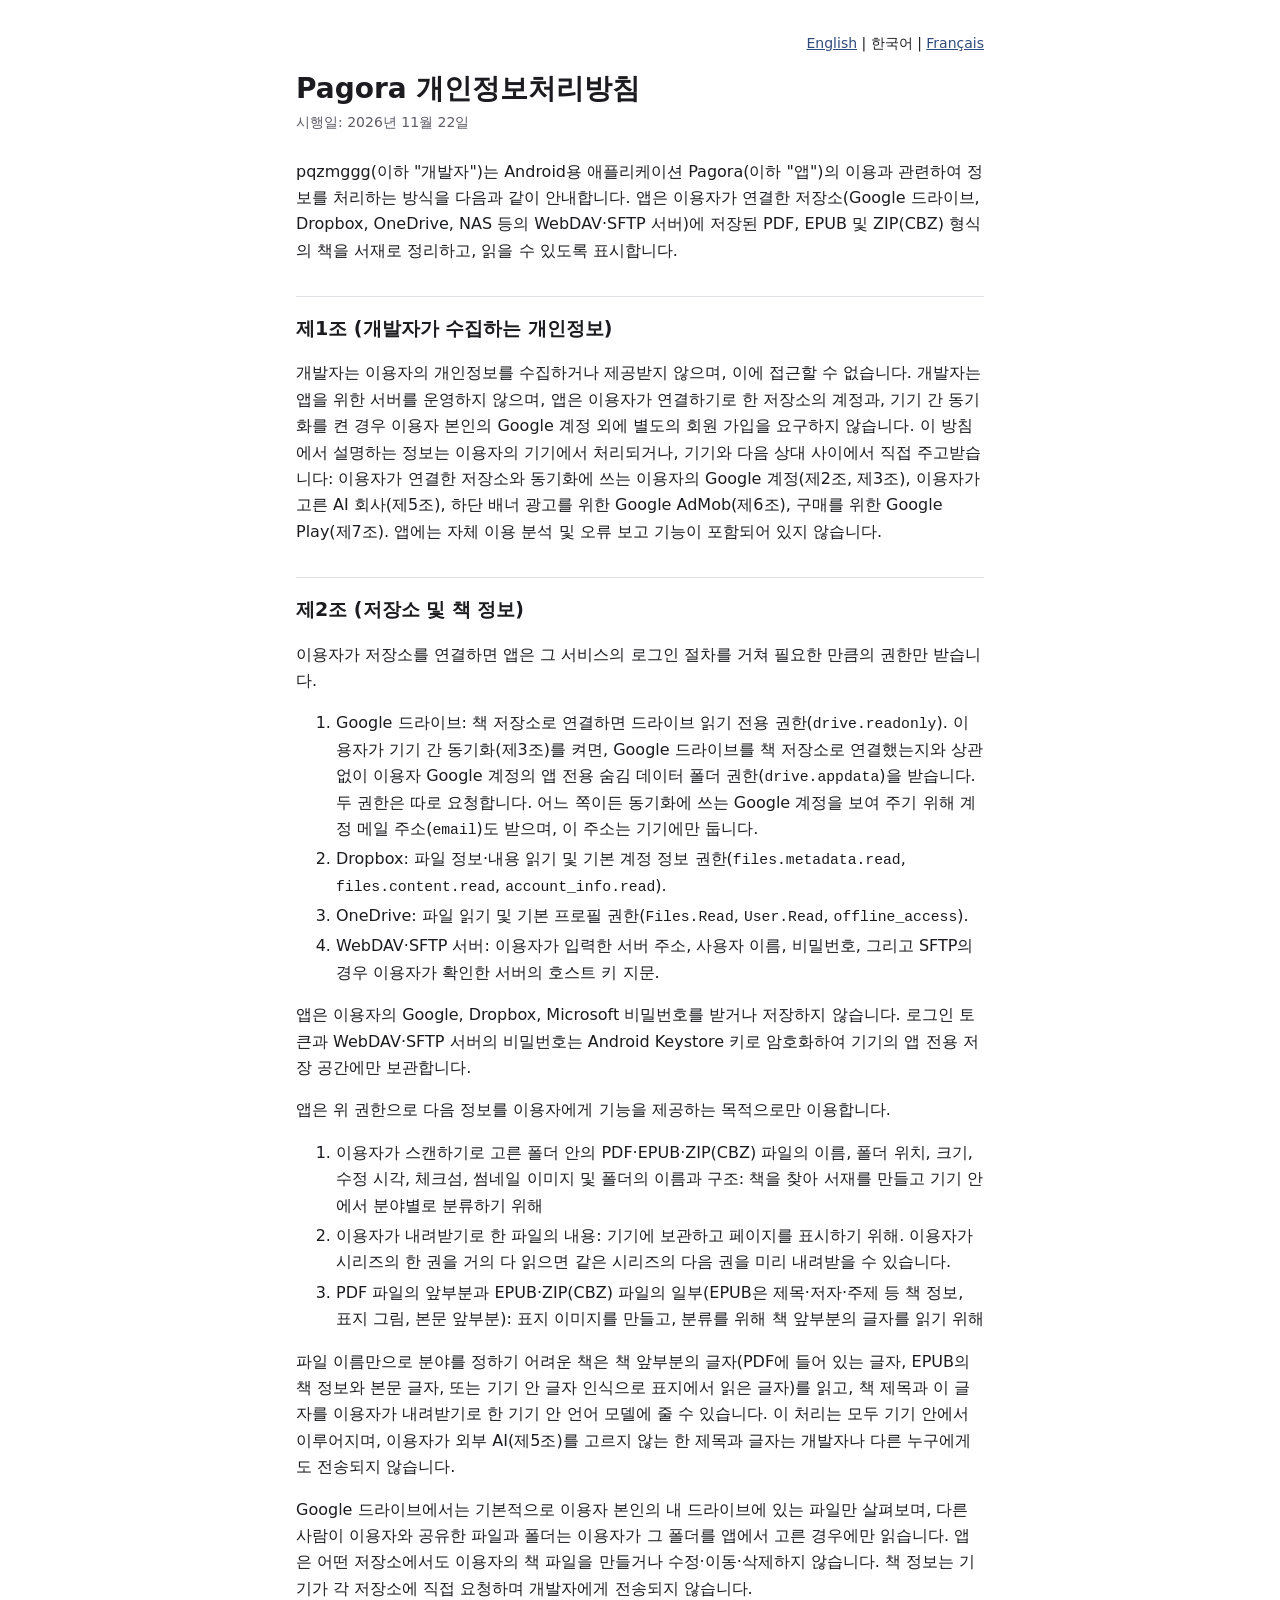
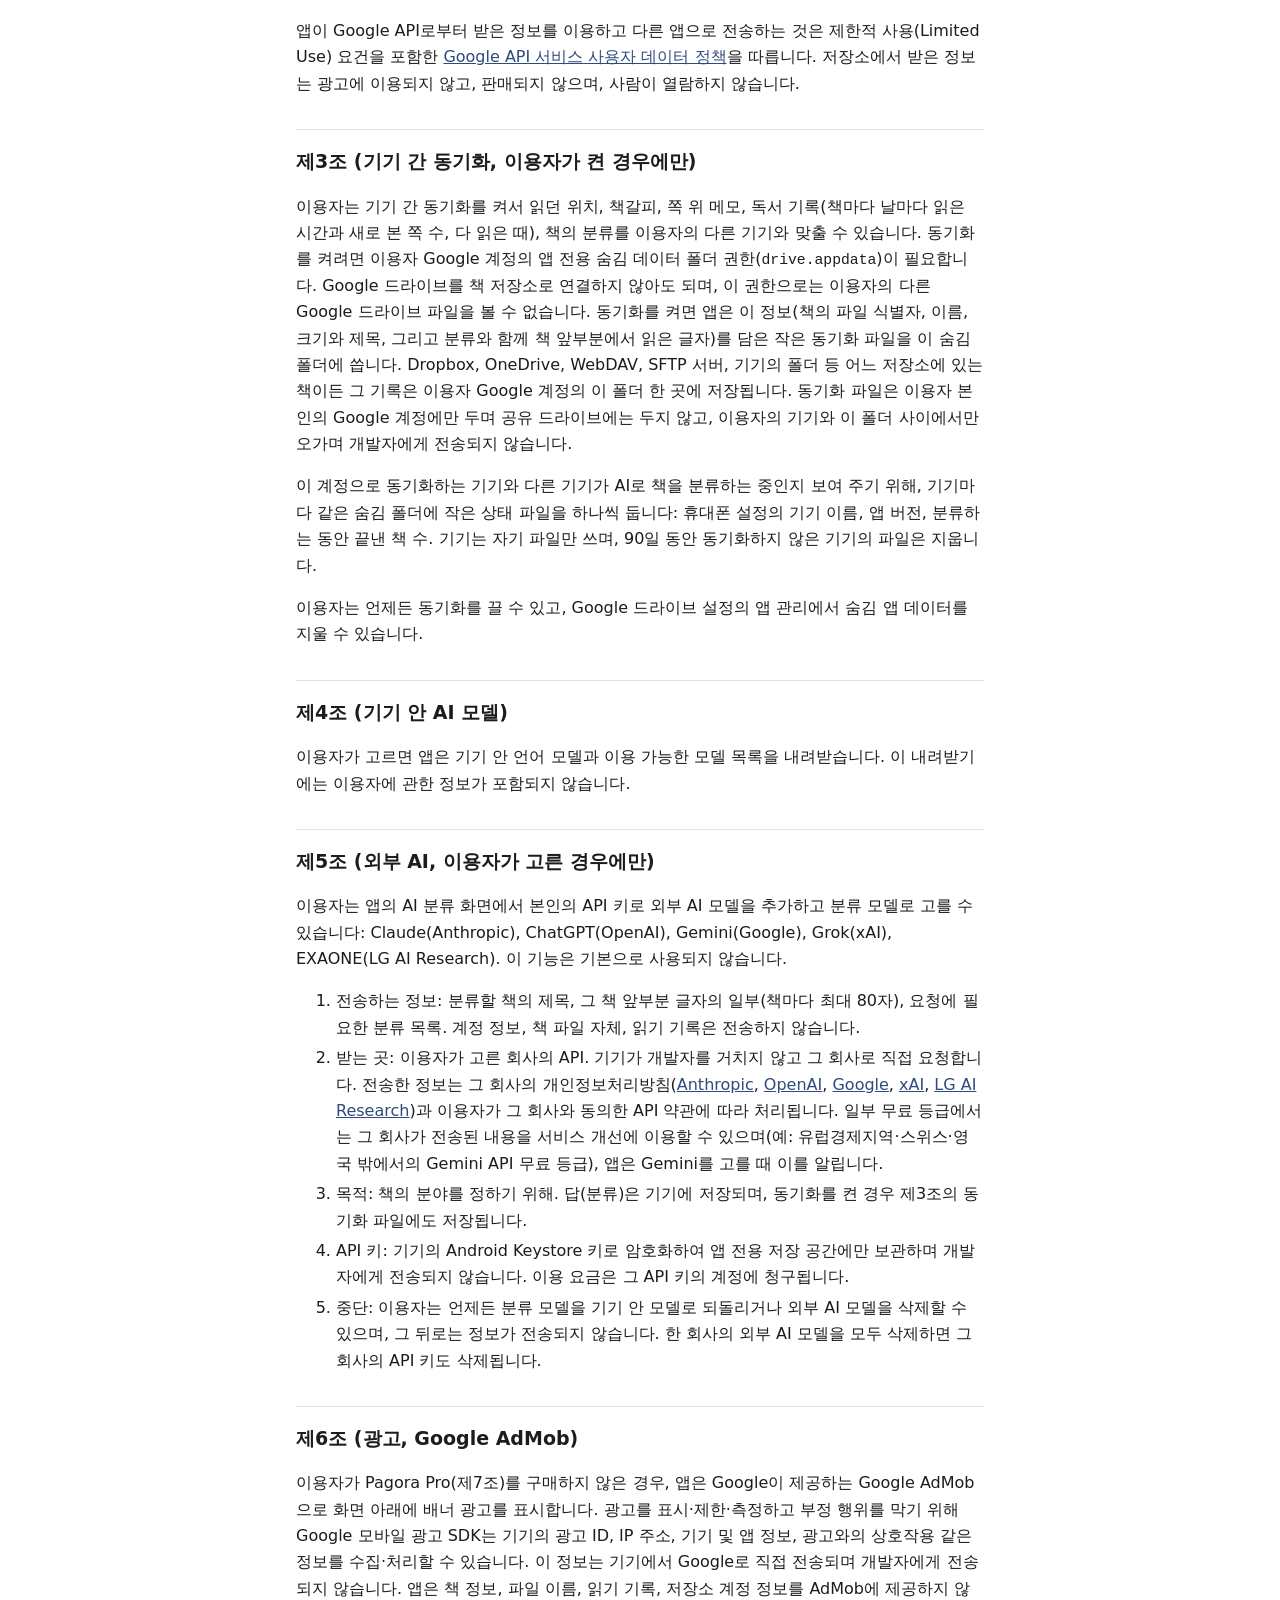
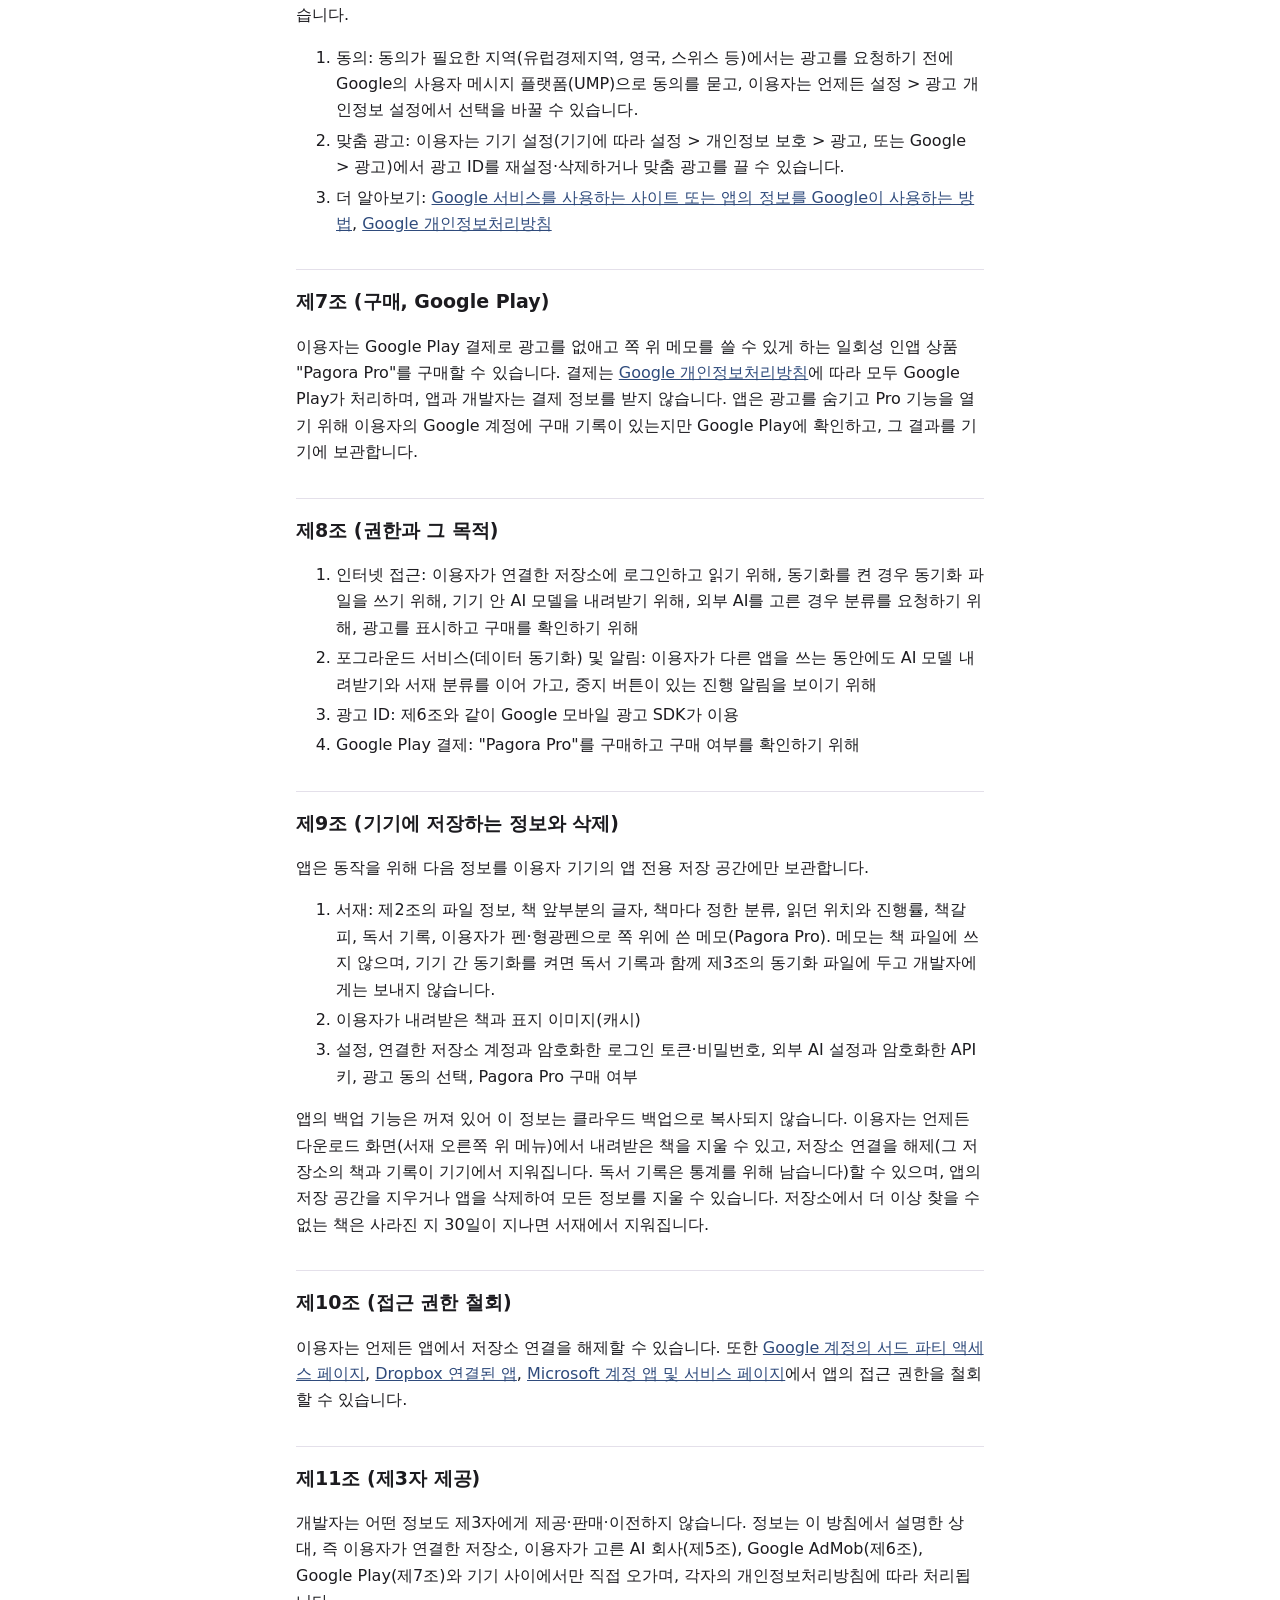
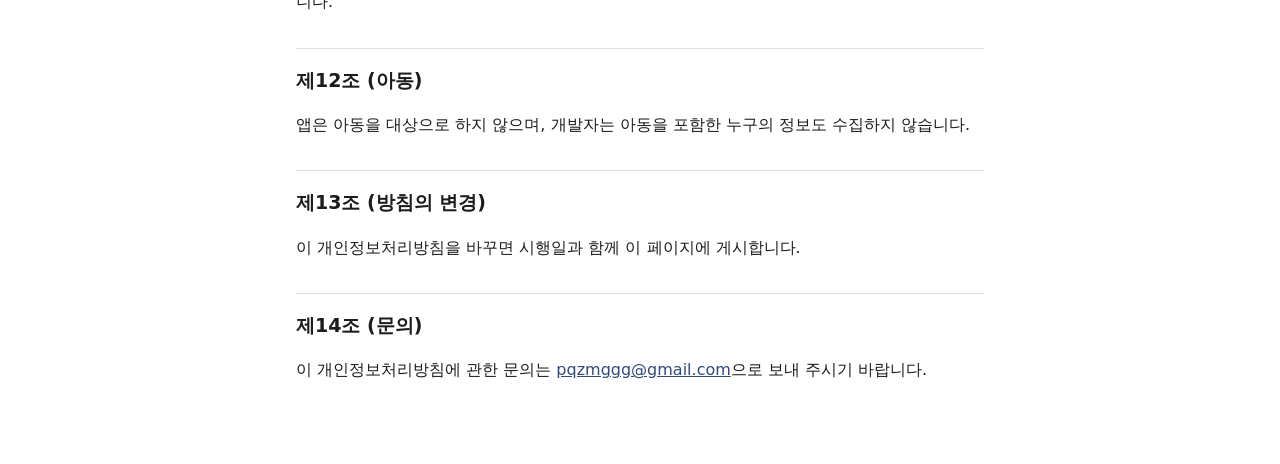
<file: ko/index.html>
<!doctype html>
<html lang="ko">
<head>
<meta charset="utf-8">
<meta name="viewport" content="width=device-width, initial-scale=1">
<title>Pagora 개인정보처리방침</title>
<link rel="stylesheet" href="../style.css">
</head>
<body>
<main>
<nav><a href="../" hreflang="en">English</a> | 한국어 | <a href="../fr/" hreflang="fr">Français</a></nav>
<h1>Pagora 개인정보처리방침</h1>
<p class="meta">시행일: 2026년 11월 22일</p>

<p>pqzmggg(이하 "개발자")는 Android용 애플리케이션 Pagora(이하 "앱")의 이용과 관련하여 정보를 처리하는 방식을 다음과 같이 안내합니다. 앱은 이용자가 연결한 저장소(Google 드라이브, Dropbox, OneDrive, NAS 등의 WebDAV·SFTP 서버)에 저장된 PDF, EPUB 및 ZIP(CBZ) 형식의 책을 서재로 정리하고, 읽을 수 있도록 표시합니다.</p>

<h2>제1조 (개발자가 수집하는 개인정보)</h2>
<p>개발자는 이용자의 개인정보를 수집하거나 제공받지 않으며, 이에 접근할 수 없습니다. 개발자는 앱을 위한 서버를 운영하지 않으며, 앱은 이용자가 연결하기로 한 저장소의 계정과, 기기 간 동기화를 켠 경우 이용자 본인의 Google 계정 외에 별도의 회원 가입을 요구하지 않습니다. 이 방침에서 설명하는 정보는 이용자의 기기에서 처리되거나, 기기와 다음 상대 사이에서 직접 주고받습니다: 이용자가 연결한 저장소와 동기화에 쓰는 이용자의 Google 계정(제2조, 제3조), 이용자가 고른 AI 회사(제5조), 하단 배너 광고를 위한 Google AdMob(제6조), 구매를 위한 Google Play(제7조). 앱에는 자체 이용 분석 및 오류 보고 기능이 포함되어 있지 않습니다.</p>

<h2>제2조 (저장소 및 책 정보)</h2>
<p>이용자가 저장소를 연결하면 앱은 그 서비스의 로그인 절차를 거쳐 필요한 만큼의 권한만 받습니다.</p>
<ol>
<li>Google 드라이브: 책 저장소로 연결하면 드라이브 읽기 전용 권한(<code>drive.readonly</code>). 이용자가 기기 간 동기화(제3조)를 켜면, Google 드라이브를 책 저장소로 연결했는지와 상관없이 이용자 Google 계정의 앱 전용 숨김 데이터 폴더 권한(<code>drive.appdata</code>)을 받습니다. 두 권한은 따로 요청합니다. 어느 쪽이든 동기화에 쓰는 Google 계정을 보여 주기 위해 계정 메일 주소(<code>email</code>)도 받으며, 이 주소는 기기에만 둡니다.</li>
<li>Dropbox: 파일 정보·내용 읽기 및 기본 계정 정보 권한(<code>files.metadata.read</code>, <code>files.content.read</code>, <code>account_info.read</code>).</li>
<li>OneDrive: 파일 읽기 및 기본 프로필 권한(<code>Files.Read</code>, <code>User.Read</code>, <code>offline_access</code>).</li>
<li>WebDAV·SFTP 서버: 이용자가 입력한 서버 주소, 사용자 이름, 비밀번호, 그리고 SFTP의 경우 이용자가 확인한 서버의 호스트 키 지문.</li>
</ol>
<p>앱은 이용자의 Google, Dropbox, Microsoft 비밀번호를 받거나 저장하지 않습니다. 로그인 토큰과 WebDAV·SFTP 서버의 비밀번호는 Android Keystore 키로 암호화하여 기기의 앱 전용 저장 공간에만 보관합니다.</p>
<p>앱은 위 권한으로 다음 정보를 이용자에게 기능을 제공하는 목적으로만 이용합니다.</p>
<ol>
<li>이용자가 스캔하기로 고른 폴더 안의 PDF·EPUB·ZIP(CBZ) 파일의 이름, 폴더 위치, 크기, 수정 시각, 체크섬, 썸네일 이미지 및 폴더의 이름과 구조: 책을 찾아 서재를 만들고 기기 안에서 분야별로 분류하기 위해</li>
<li>이용자가 내려받기로 한 파일의 내용: 기기에 보관하고 페이지를 표시하기 위해. 이용자가 시리즈의 한 권을 거의 다 읽으면 같은 시리즈의 다음 권을 미리 내려받을 수 있습니다.</li>
<li>PDF 파일의 앞부분과 EPUB·ZIP(CBZ) 파일의 일부(EPUB은 제목·저자·주제 등 책 정보, 표지 그림, 본문 앞부분): 표지 이미지를 만들고, 분류를 위해 책 앞부분의 글자를 읽기 위해</li>
</ol>
<p>파일 이름만으로 분야를 정하기 어려운 책은 책 앞부분의 글자(PDF에 들어 있는 글자, EPUB의 책 정보와 본문 글자, 또는 기기 안 글자 인식으로 표지에서 읽은 글자)를 읽고, 책 제목과 이 글자를 이용자가 내려받기로 한 기기 안 언어 모델에 줄 수 있습니다. 이 처리는 모두 기기 안에서 이루어지며, 이용자가 외부 AI(제5조)를 고르지 않는 한 제목과 글자는 개발자나 다른 누구에게도 전송되지 않습니다.</p>
<p>Google 드라이브에서는 기본적으로 이용자 본인의 내 드라이브에 있는 파일만 살펴보며, 다른 사람이 이용자와 공유한 파일과 폴더는 이용자가 그 폴더를 앱에서 고른 경우에만 읽습니다. 앱은 어떤 저장소에서도 이용자의 책 파일을 만들거나 수정·이동·삭제하지 않습니다. 책 정보는 기기가 각 저장소에 직접 요청하며 개발자에게 전송되지 않습니다.</p>
<p>앱이 Google API로부터 받은 정보를 이용하고 다른 앱으로 전송하는 것은 제한적 사용(Limited Use) 요건을 포함한 <a href="https://developers.google.com/terms/api-services-user-data-policy">Google API 서비스 사용자 데이터 정책</a>을 따릅니다. 저장소에서 받은 정보는 광고에 이용되지 않고, 판매되지 않으며, 사람이 열람하지 않습니다.</p>

<h2>제3조 (기기 간 동기화, 이용자가 켠 경우에만)</h2>
<p>이용자는 기기 간 동기화를 켜서 읽던 위치, 책갈피, 쪽 위 메모, 독서 기록(책마다 날마다 읽은 시간과 새로 본 쪽 수, 다 읽은 때), 책의 분류를 이용자의 다른 기기와 맞출 수 있습니다. 동기화를 켜려면 이용자 Google 계정의 앱 전용 숨김 데이터 폴더 권한(<code>drive.appdata</code>)이 필요합니다. Google 드라이브를 책 저장소로 연결하지 않아도 되며, 이 권한으로는 이용자의 다른 Google 드라이브 파일을 볼 수 없습니다. 동기화를 켜면 앱은 이 정보(책의 파일 식별자, 이름, 크기와 제목, 그리고 분류와 함께 책 앞부분에서 읽은 글자)를 담은 작은 동기화 파일을 이 숨김 폴더에 씁니다. Dropbox, OneDrive, WebDAV, SFTP 서버, 기기의 폴더 등 어느 저장소에 있는 책이든 그 기록은 이용자 Google 계정의 이 폴더 한 곳에 저장됩니다. 동기화 파일은 이용자 본인의 Google 계정에만 두며 공유 드라이브에는 두지 않고, 이용자의 기기와 이 폴더 사이에서만 오가며 개발자에게 전송되지 않습니다.</p>
<p>이 계정으로 동기화하는 기기와 다른 기기가 AI로 책을 분류하는 중인지 보여 주기 위해, 기기마다 같은 숨김 폴더에 작은 상태 파일을 하나씩 둡니다: 휴대폰 설정의 기기 이름, 앱 버전, 분류하는 동안 끝낸 책 수. 기기는 자기 파일만 쓰며, 90일 동안 동기화하지 않은 기기의 파일은 지웁니다.</p>
<p>이용자는 언제든 동기화를 끌 수 있고, Google 드라이브 설정의 앱 관리에서 숨김 앱 데이터를 지울 수 있습니다.</p>

<h2>제4조 (기기 안 AI 모델)</h2>
<p>이용자가 고르면 앱은 기기 안 언어 모델과 이용 가능한 모델 목록을 내려받습니다. 이 내려받기에는 이용자에 관한 정보가 포함되지 않습니다.</p>

<h2>제5조 (외부 AI, 이용자가 고른 경우에만)</h2>
<p>이용자는 앱의 AI 분류 화면에서 본인의 API 키로 외부 AI 모델을 추가하고 분류 모델로 고를 수 있습니다: Claude(Anthropic), ChatGPT(OpenAI), Gemini(Google), Grok(xAI), EXAONE(LG AI Research). 이 기능은 기본으로 사용되지 않습니다.</p>
<ol>
<li>전송하는 정보: 분류할 책의 제목, 그 책 앞부분 글자의 일부(책마다 최대 80자), 요청에 필요한 분류 목록. 계정 정보, 책 파일 자체, 읽기 기록은 전송하지 않습니다.</li>
<li>받는 곳: 이용자가 고른 회사의 API. 기기가 개발자를 거치지 않고 그 회사로 직접 요청합니다. 전송한 정보는 그 회사의 개인정보처리방침(<a href="https://www.anthropic.com/legal/privacy">Anthropic</a>, <a href="https://openai.com/policies/privacy-policy">OpenAI</a>, <a href="https://policies.google.com/privacy">Google</a>, <a href="https://x.ai/legal/privacy-policy">xAI</a>, <a href="https://www.lgresearch.ai/">LG AI Research</a>)과 이용자가 그 회사와 동의한 API 약관에 따라 처리됩니다. 일부 무료 등급에서는 그 회사가 전송된 내용을 서비스 개선에 이용할 수 있으며(예: 유럽경제지역·스위스·영국 밖에서의 Gemini API 무료 등급), 앱은 Gemini를 고를 때 이를 알립니다.</li>
<li>목적: 책의 분야를 정하기 위해. 답(분류)은 기기에 저장되며, 동기화를 켠 경우 제3조의 동기화 파일에도 저장됩니다.</li>
<li>API 키: 기기의 Android Keystore 키로 암호화하여 앱 전용 저장 공간에만 보관하며 개발자에게 전송되지 않습니다. 이용 요금은 그 API 키의 계정에 청구됩니다.</li>
<li>중단: 이용자는 언제든 분류 모델을 기기 안 모델로 되돌리거나 외부 AI 모델을 삭제할 수 있으며, 그 뒤로는 정보가 전송되지 않습니다. 한 회사의 외부 AI 모델을 모두 삭제하면 그 회사의 API 키도 삭제됩니다.</li>
</ol>

<h2>제6조 (광고, Google AdMob)</h2>
<p>이용자가 Pagora Pro(제7조)를 구매하지 않은 경우, 앱은 Google이 제공하는 Google AdMob으로 화면 아래에 배너 광고를 표시합니다. 광고를 표시·제한·측정하고 부정 행위를 막기 위해 Google 모바일 광고 SDK는 기기의 광고 ID, IP 주소, 기기 및 앱 정보, 광고와의 상호작용 같은 정보를 수집·처리할 수 있습니다. 이 정보는 기기에서 Google로 직접 전송되며 개발자에게 전송되지 않습니다. 앱은 책 정보, 파일 이름, 읽기 기록, 저장소 계정 정보를 AdMob에 제공하지 않습니다.</p>
<ol>
<li>동의: 동의가 필요한 지역(유럽경제지역, 영국, 스위스 등)에서는 광고를 요청하기 전에 Google의 사용자 메시지 플랫폼(UMP)으로 동의를 묻고, 이용자는 언제든 설정 &gt; 광고 개인정보 설정에서 선택을 바꿀 수 있습니다.</li>
<li>맞춤 광고: 이용자는 기기 설정(기기에 따라 설정 &gt; 개인정보 보호 &gt; 광고, 또는 Google &gt; 광고)에서 광고 ID를 재설정·삭제하거나 맞춤 광고를 끌 수 있습니다.</li>
<li>더 알아보기: <a href="https://policies.google.com/technologies/partner-sites?hl=ko">Google 서비스를 사용하는 사이트 또는 앱의 정보를 Google이 사용하는 방법</a>, <a href="https://policies.google.com/privacy?hl=ko">Google 개인정보처리방침</a></li>
</ol>

<h2>제7조 (구매, Google Play)</h2>
<p>이용자는 Google Play 결제로 광고를 없애고 쪽 위 메모를 쓸 수 있게 하는 일회성 인앱 상품 "Pagora Pro"를 구매할 수 있습니다. 결제는 <a href="https://policies.google.com/privacy?hl=ko">Google 개인정보처리방침</a>에 따라 모두 Google Play가 처리하며, 앱과 개발자는 결제 정보를 받지 않습니다. 앱은 광고를 숨기고 Pro 기능을 열기 위해 이용자의 Google 계정에 구매 기록이 있는지만 Google Play에 확인하고, 그 결과를 기기에 보관합니다.</p>

<h2>제8조 (권한과 그 목적)</h2>
<ol>
<li>인터넷 접근: 이용자가 연결한 저장소에 로그인하고 읽기 위해, 동기화를 켠 경우 동기화 파일을 쓰기 위해, 기기 안 AI 모델을 내려받기 위해, 외부 AI를 고른 경우 분류를 요청하기 위해, 광고를 표시하고 구매를 확인하기 위해</li>
<li>포그라운드 서비스(데이터 동기화) 및 알림: 이용자가 다른 앱을 쓰는 동안에도 AI 모델 내려받기와 서재 분류를 이어 가고, 중지 버튼이 있는 진행 알림을 보이기 위해</li>
<li>광고 ID: 제6조와 같이 Google 모바일 광고 SDK가 이용</li>
<li>Google Play 결제: "Pagora Pro"를 구매하고 구매 여부를 확인하기 위해</li>
</ol>

<h2>제9조 (기기에 저장하는 정보와 삭제)</h2>
<p>앱은 동작을 위해 다음 정보를 이용자 기기의 앱 전용 저장 공간에만 보관합니다.</p>
<ol>
<li>서재: 제2조의 파일 정보, 책 앞부분의 글자, 책마다 정한 분류, 읽던 위치와 진행률, 책갈피, 독서 기록, 이용자가 펜·형광펜으로 쪽 위에 쓴 메모(Pagora Pro). 메모는 책 파일에 쓰지 않으며, 기기 간 동기화를 켜면 독서 기록과 함께 제3조의 동기화 파일에 두고 개발자에게는 보내지 않습니다.</li>
<li>이용자가 내려받은 책과 표지 이미지(캐시)</li>
<li>설정, 연결한 저장소 계정과 암호화한 로그인 토큰·비밀번호, 외부 AI 설정과 암호화한 API 키, 광고 동의 선택, Pagora Pro 구매 여부</li>
</ol>
<p>앱의 백업 기능은 꺼져 있어 이 정보는 클라우드 백업으로 복사되지 않습니다. 이용자는 언제든 다운로드 화면(서재 오른쪽 위 메뉴)에서 내려받은 책을 지울 수 있고, 저장소 연결을 해제(그 저장소의 책과 기록이 기기에서 지워집니다. 독서 기록은 통계를 위해 남습니다)할 수 있으며, 앱의 저장 공간을 지우거나 앱을 삭제하여 모든 정보를 지울 수 있습니다. 저장소에서 더 이상 찾을 수 없는 책은 사라진 지 30일이 지나면 서재에서 지워집니다.</p>

<h2>제10조 (접근 권한 철회)</h2>
<p>이용자는 언제든 앱에서 저장소 연결을 해제할 수 있습니다. 또한 <a href="https://myaccount.google.com/permissions">Google 계정의 서드 파티 액세스 페이지</a>, <a href="https://www.dropbox.com/account/connected_apps">Dropbox 연결된 앱</a>, <a href="https://account.live.com/consent/Manage">Microsoft 계정 앱 및 서비스 페이지</a>에서 앱의 접근 권한을 철회할 수 있습니다.</p>

<h2>제11조 (제3자 제공)</h2>
<p>개발자는 어떤 정보도 제3자에게 제공·판매·이전하지 않습니다. 정보는 이 방침에서 설명한 상대, 즉 이용자가 연결한 저장소, 이용자가 고른 AI 회사(제5조), Google AdMob(제6조), Google Play(제7조)와 기기 사이에서만 직접 오가며, 각자의 개인정보처리방침에 따라 처리됩니다.</p>

<h2>제12조 (아동)</h2>
<p>앱은 아동을 대상으로 하지 않으며, 개발자는 아동을 포함한 누구의 정보도 수집하지 않습니다.</p>

<h2>제13조 (방침의 변경)</h2>
<p>이 개인정보처리방침을 바꾸면 시행일과 함께 이 페이지에 게시합니다.</p>

<h2>제14조 (문의)</h2>
<p>이 개인정보처리방침에 관한 문의는 <a href="mailto:pqzmggg@gmail.com">pqzmggg@gmail.com</a>으로 보내 주시기 바랍니다.</p>
</main>
</body>
</html>
</file>
<file: style.css>
:root { --bg: #ffffff; --fg: #1c1b1f; --muted: #5f5b66; --accent: #2f4b7c; --line: #e4e0ea; }
@media (prefers-color-scheme: dark) {
  :root { --bg: #141218; --fg: #e6e0e9; --muted: #b0a9b8; --accent: #afc6ff; --line: #2f2a36; }
}
* { box-sizing: border-box; }
body { margin: 0; background: var(--bg); color: var(--fg); font: 16px/1.65 system-ui, -apple-system, "Segoe UI", Roboto, "Noto Sans KR", sans-serif; }
main { max-width: 720px; margin: 0 auto; padding: 32px 16px 64px; }
nav { text-align: right; font-size: 14px; }
a { color: var(--accent); }
h1 { font-size: 28px; line-height: 1.3; margin: 16px 0 4px; }
h2 { font-size: 19px; margin: 32px 0 8px; padding-top: 16px; border-top: 1px solid var(--line); }
.meta { color: var(--muted); font-size: 14px; margin: 0 0 24px; }

li { margin: 4px 0; }
code { font-size: 0.92em; }
</file>
